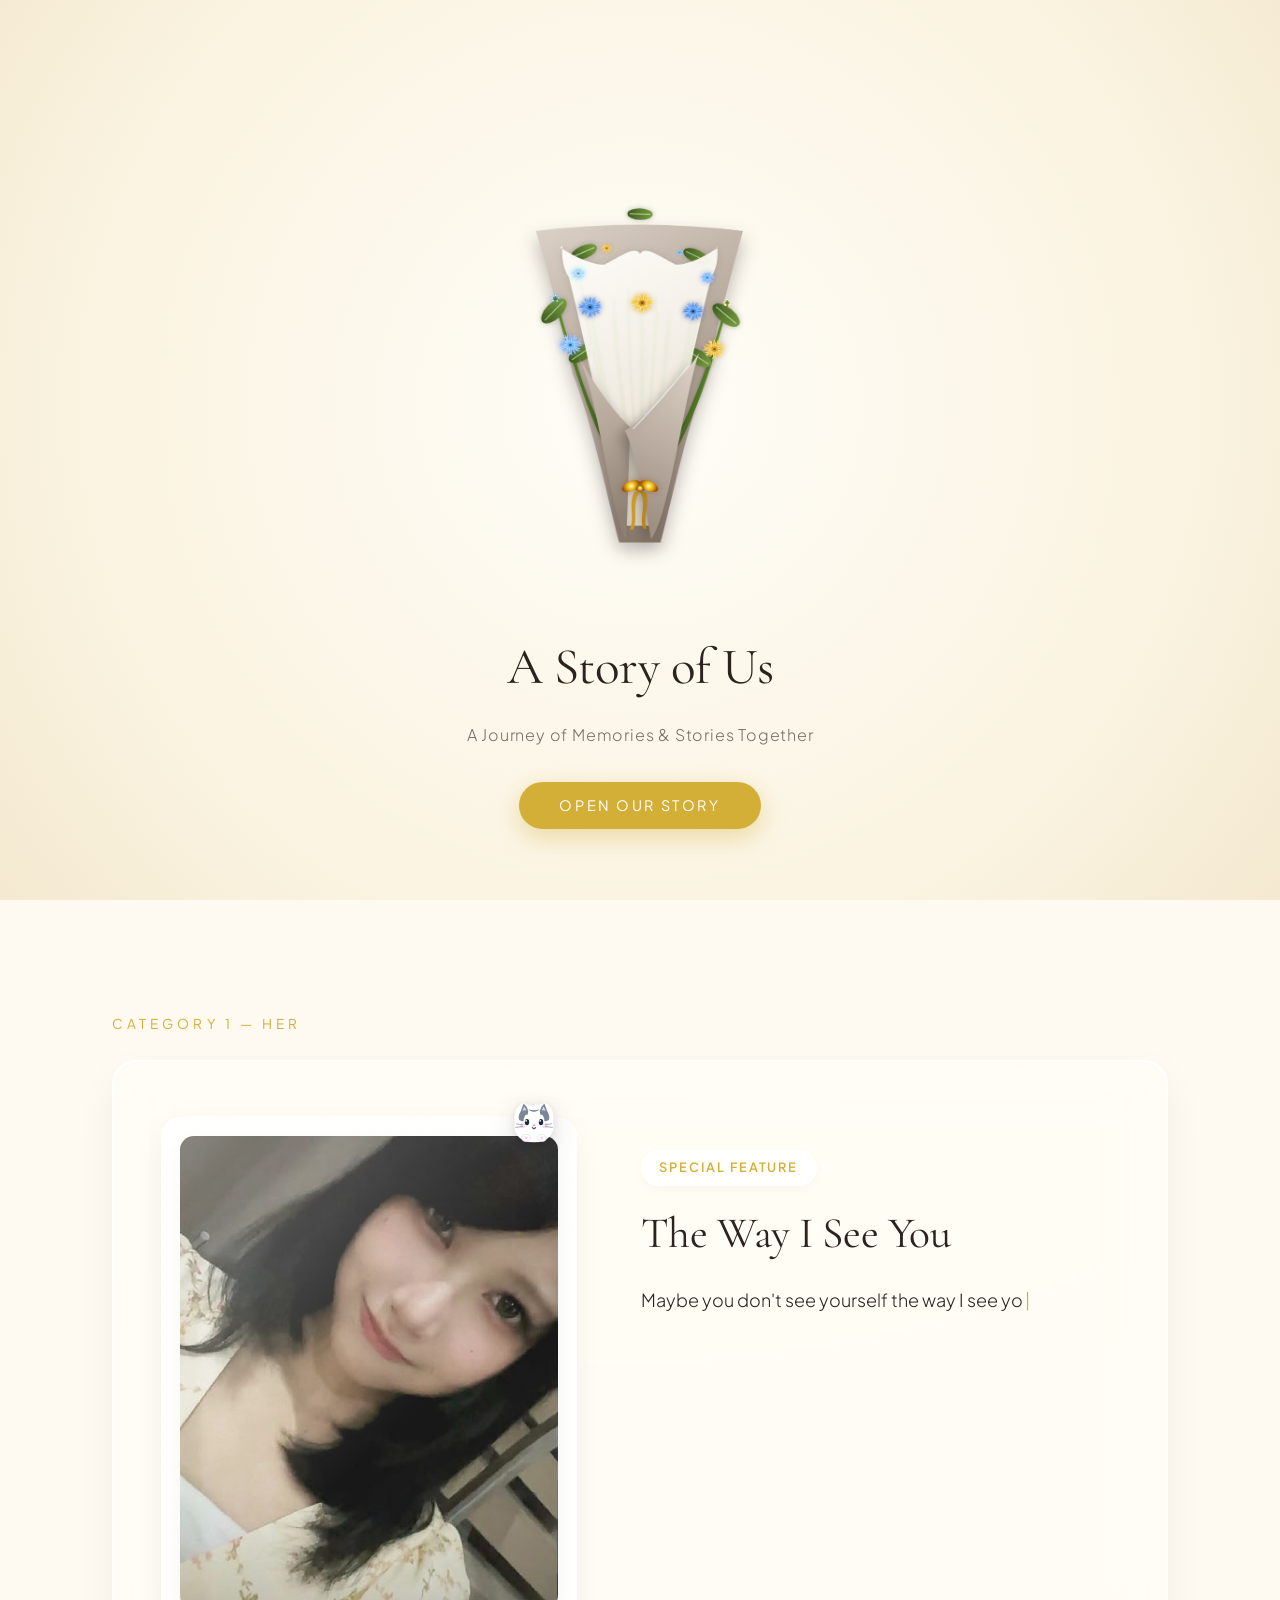
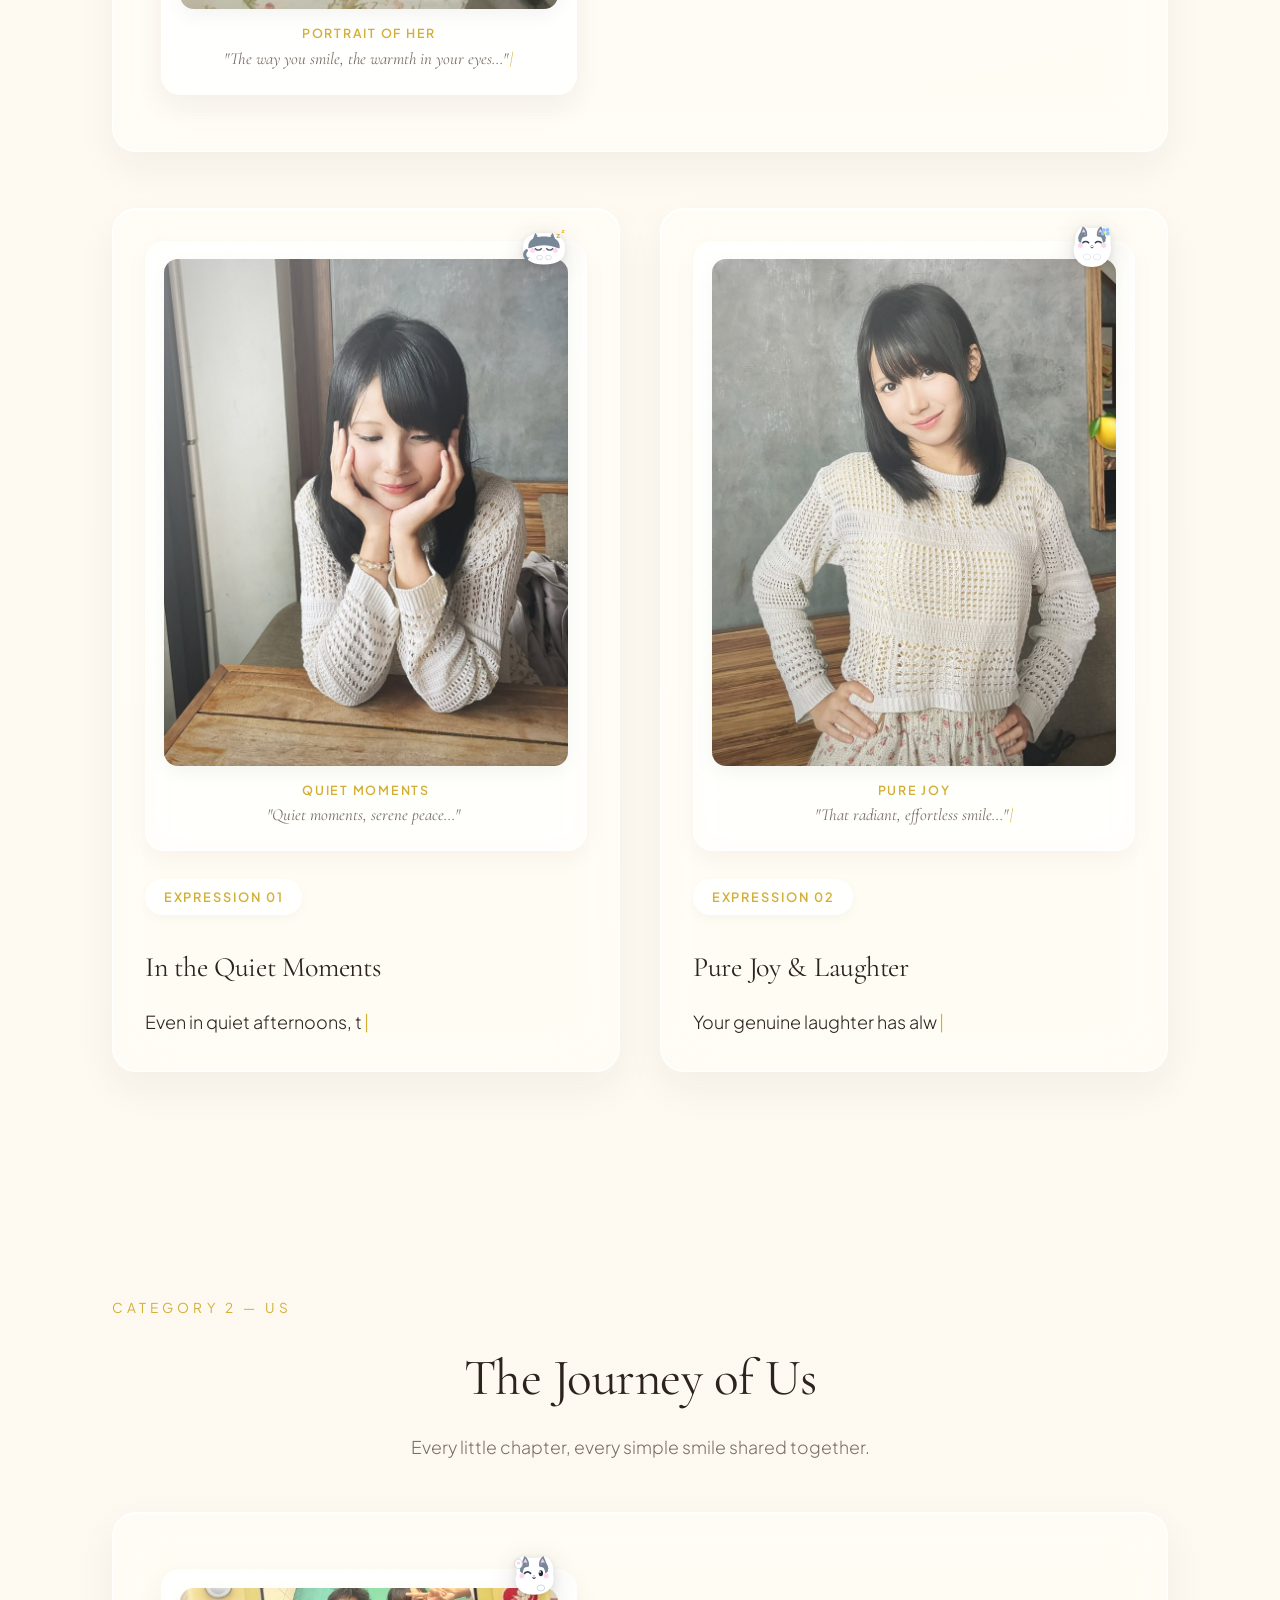
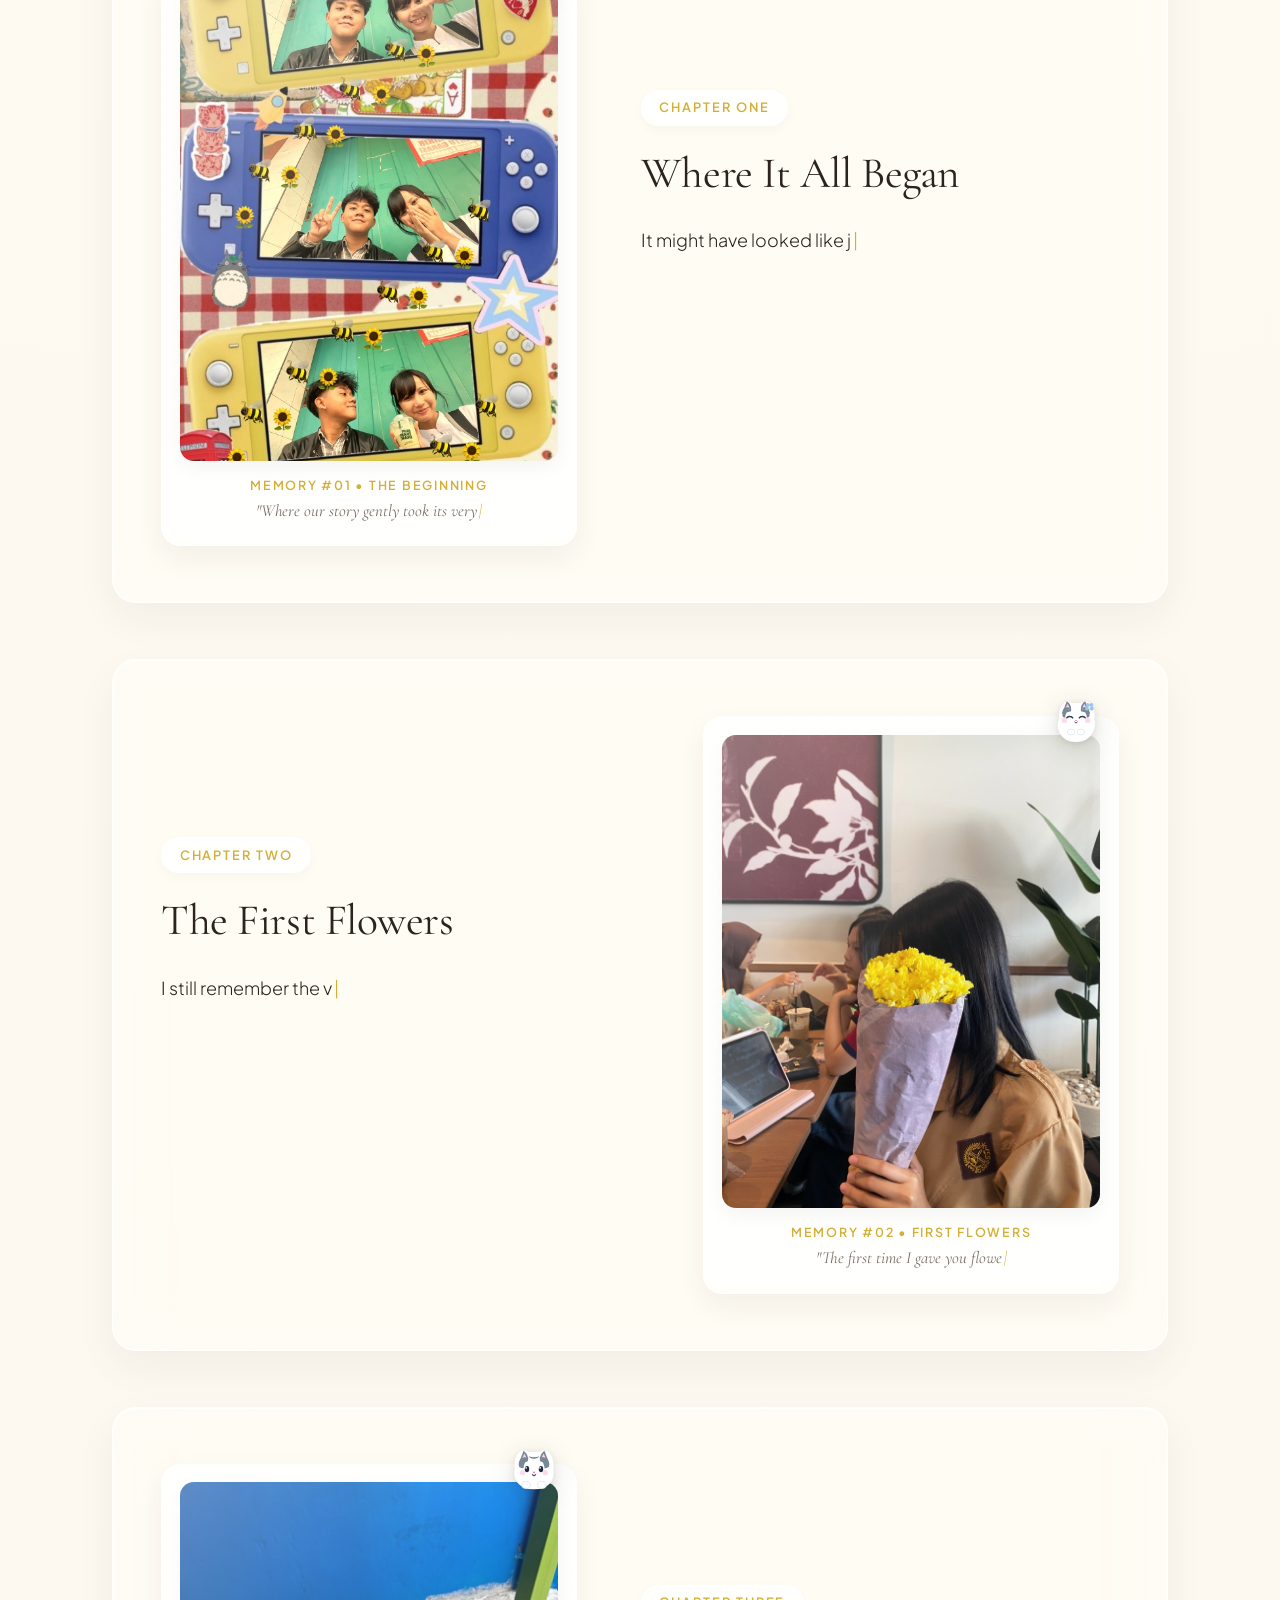
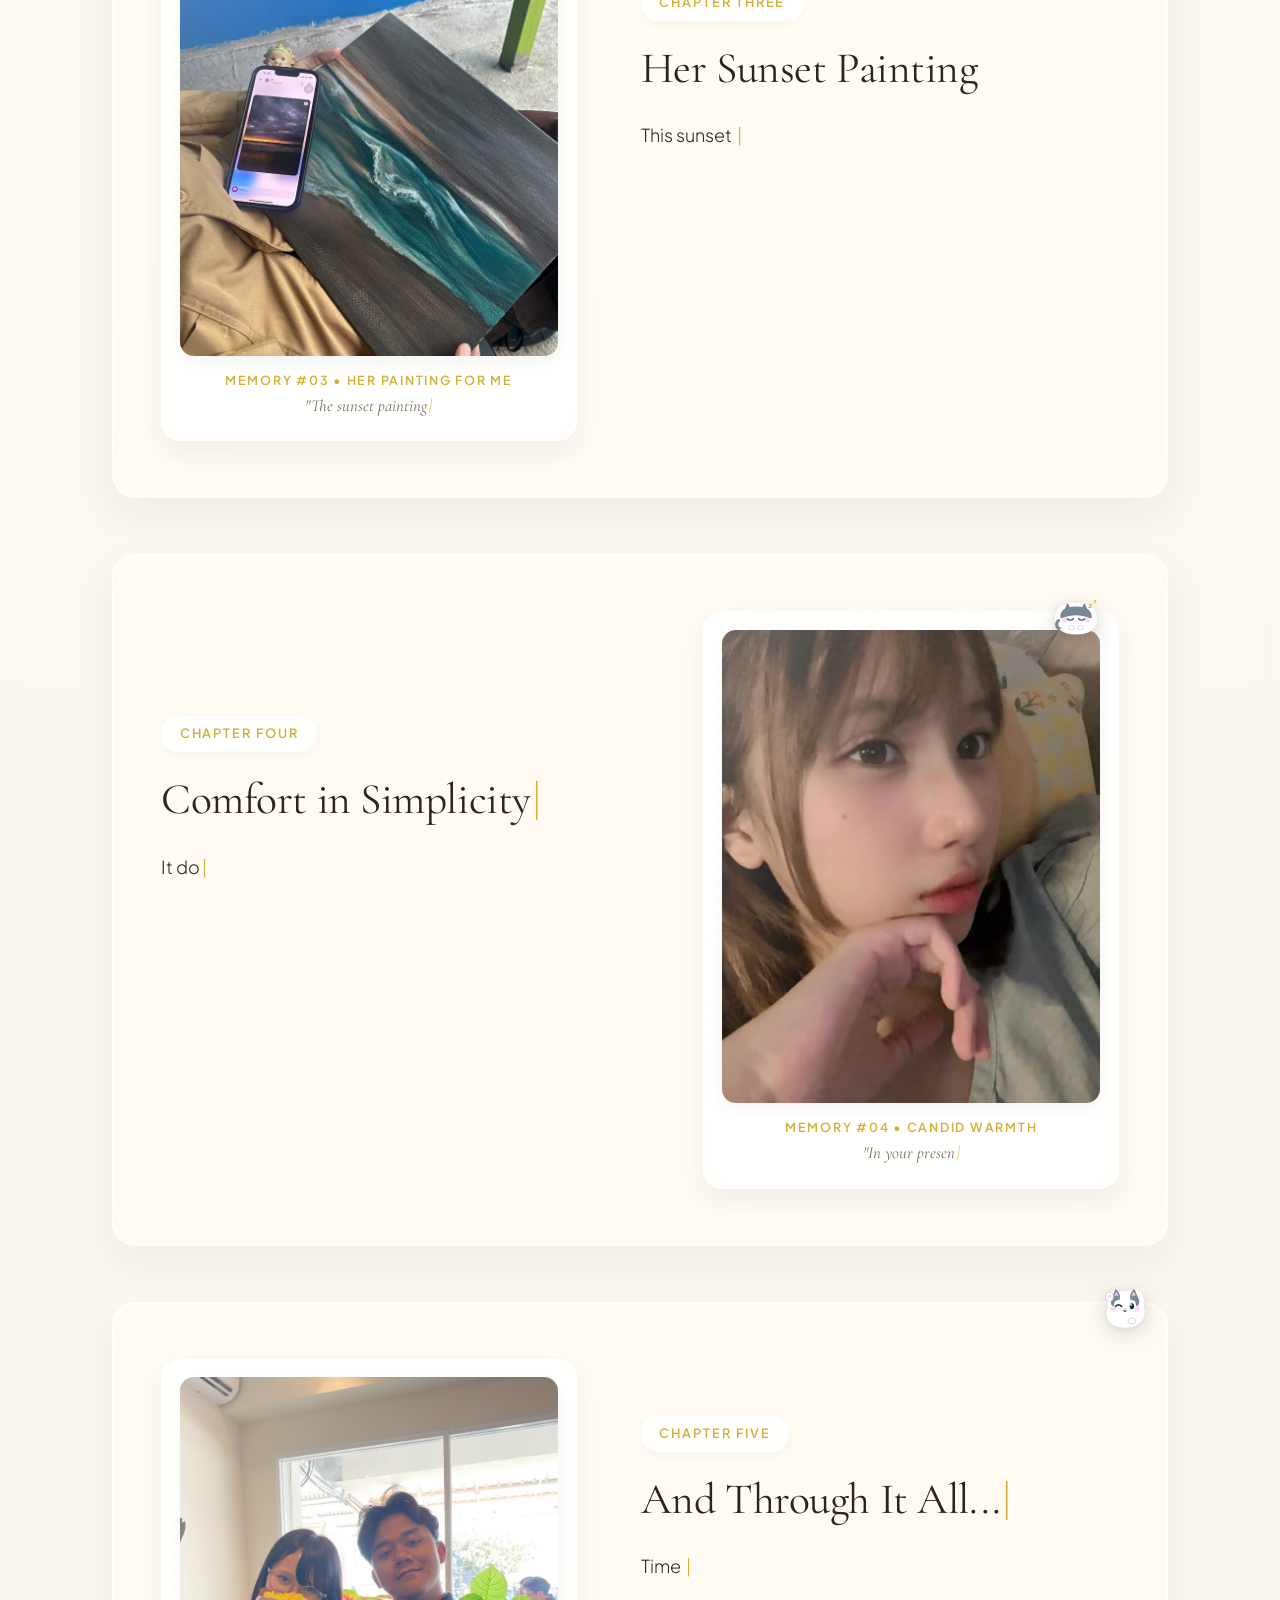
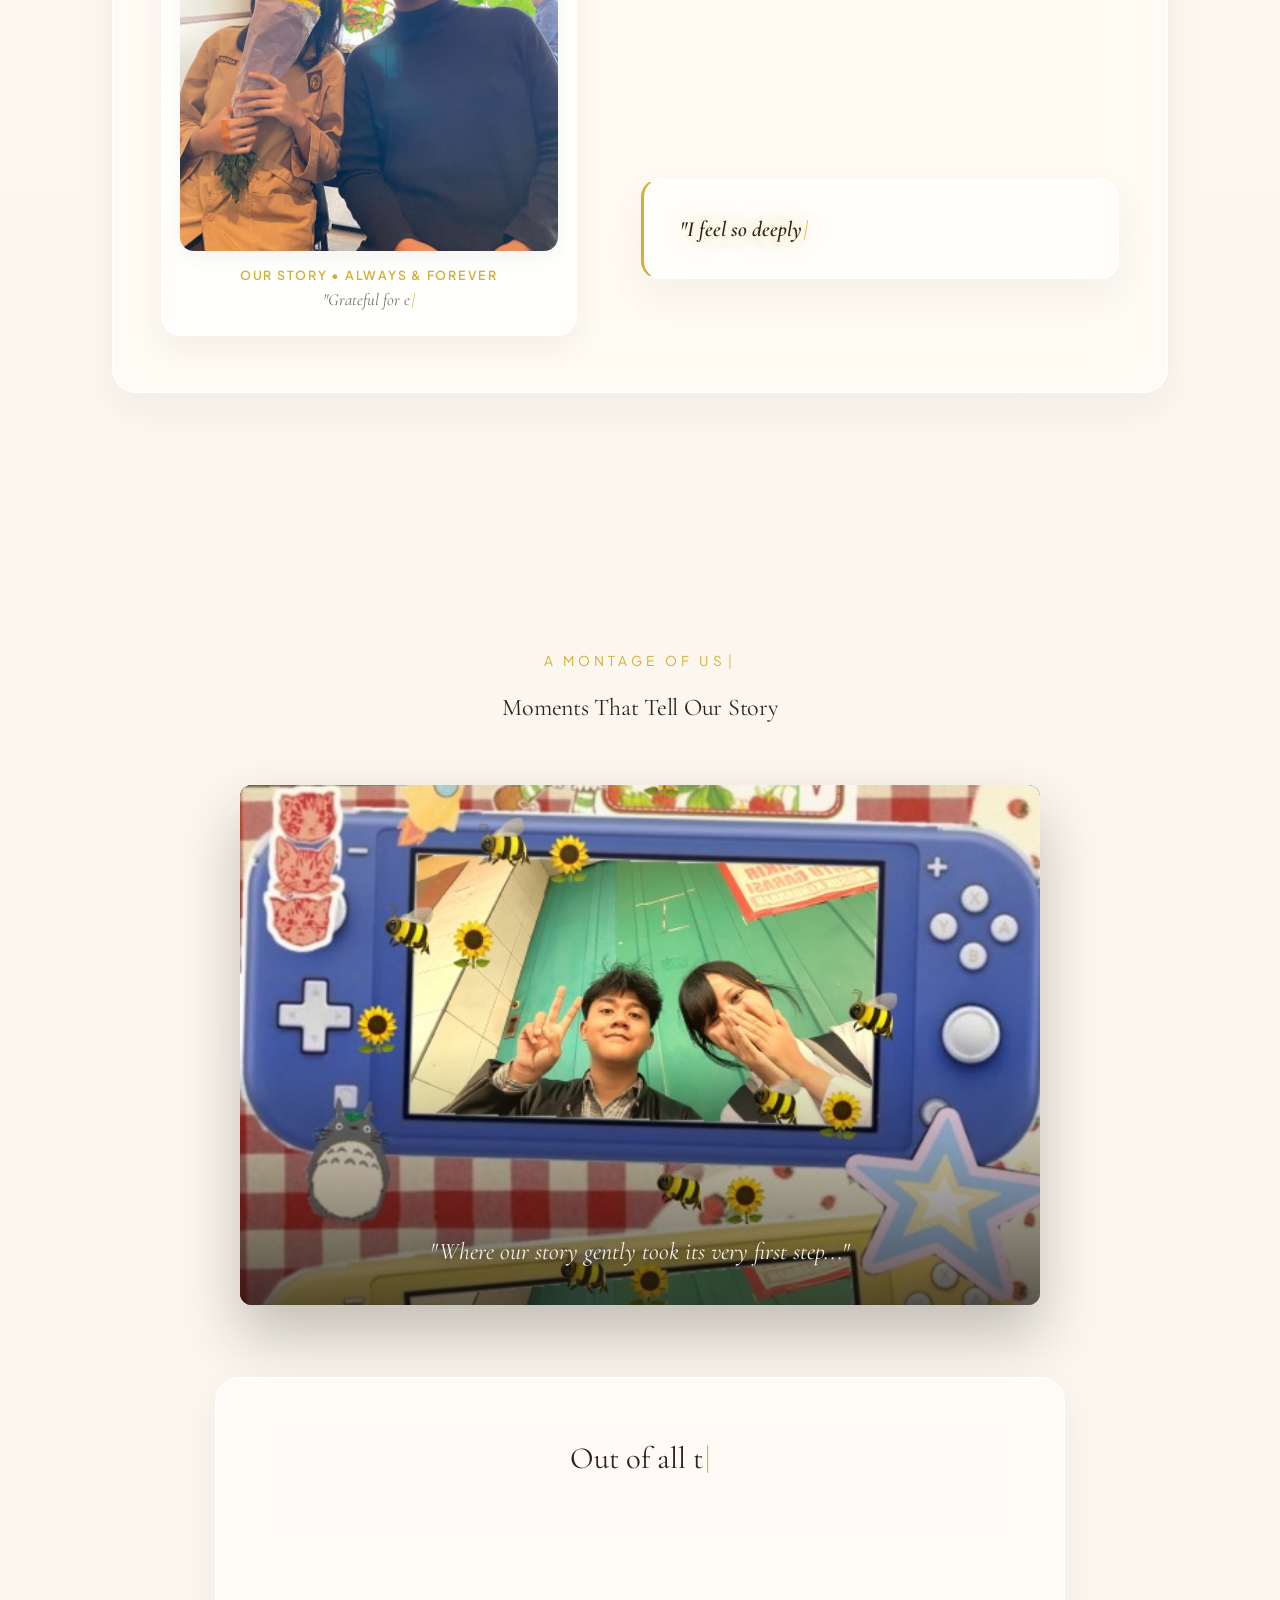
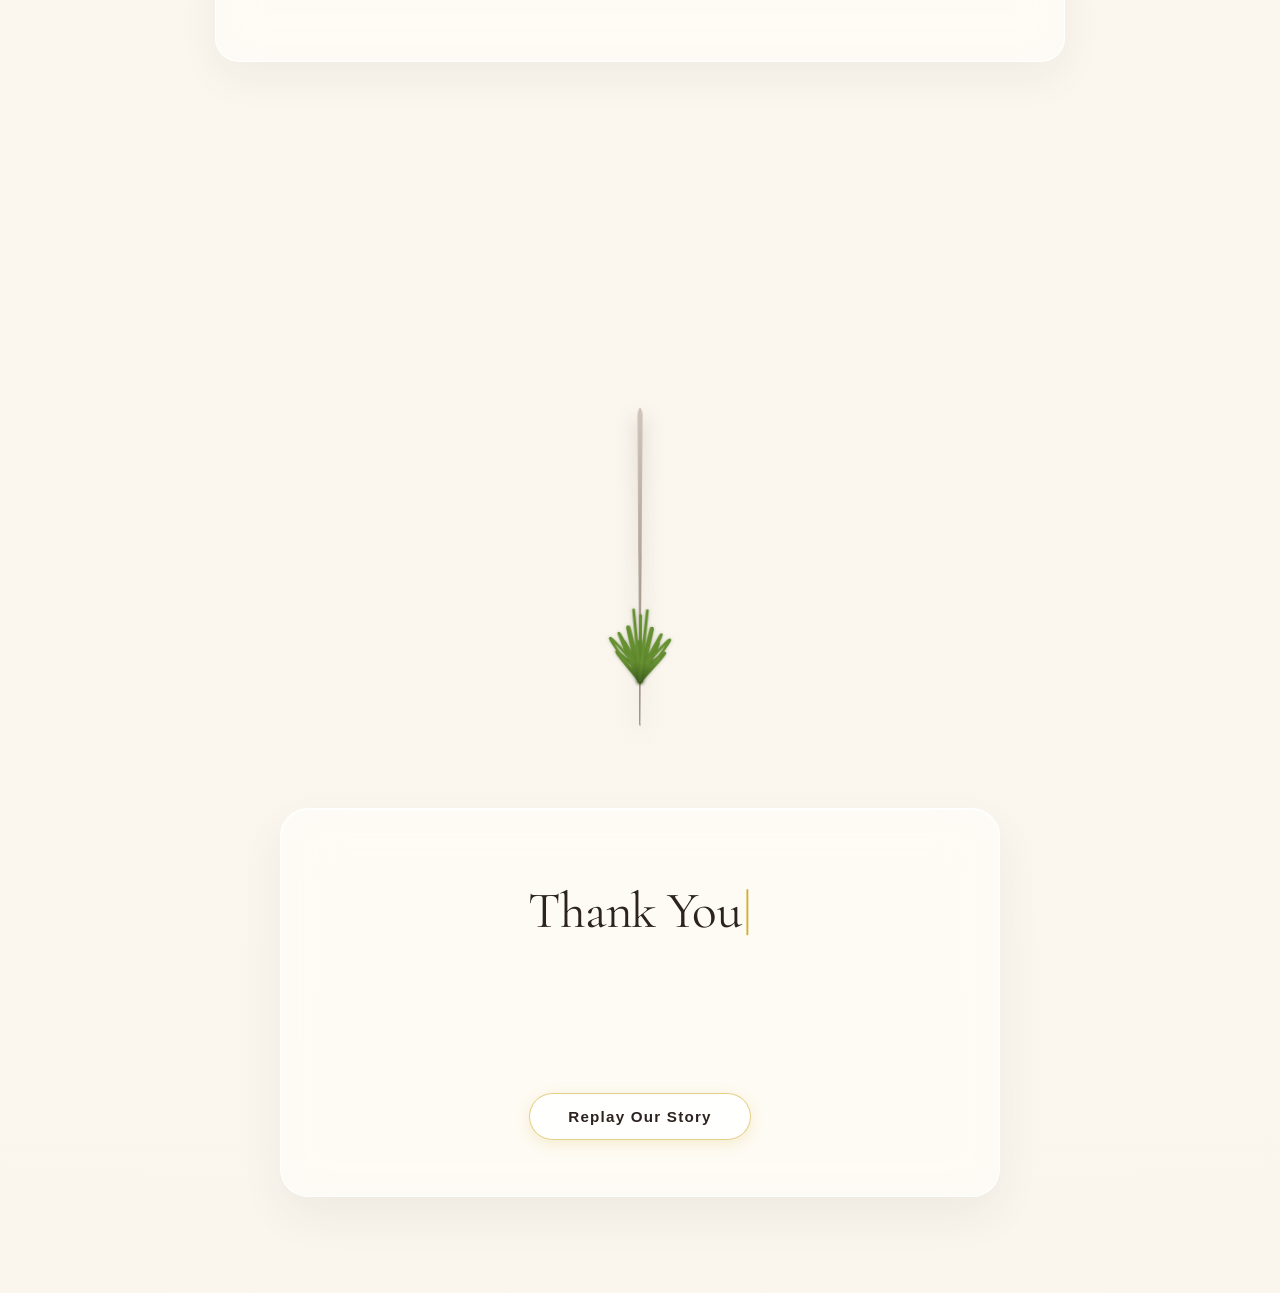
<file: index.html>
<!DOCTYPE html>
<html lang="en">
<head>
  <meta charset="UTF-8">
  <meta name="viewport" content="width=device-width, initial-scale=1.0">
  <title>A Story of Us — Photo Memories</title>
  <meta name="description" content="A story about how I met you, admired you, and cherished every moment shared together.">
  <link rel="stylesheet" href="style.css">
</head>
<body>

  <!-- BACKGROUND ROMANTIC MUSIC PLAYER -->
  <audio id="bg-music" loop preload="auto">
    <source src="audio/love_u_i_do.mp3" type="audio/mpeg">
    <source src="audio/love u, i do.mp3" type="audio/mpeg">
    <source src="audio/love u, ido.mp3" type="audio/mpeg">
    <source src="love_u_i_do.mp3" type="audio/mpeg">
    <source src="love u, i do.mp3" type="audio/mpeg">
  </audio>

  <!-- FLOATING MUSIC CONTROLLER BUTTON -->
  <button id="music-toggle-btn" class="music-control-btn" aria-label="Toggle Background Music">
    <svg class="music-disc-icon" viewBox="0 0 24 24">
      <path d="M12 2C6.48 2 2 6.48 2 12s4.48 10 10 10 10-4.48 10-10S17.52 2 12 2zm0 14.5c-2.49 0-4.5-2.01-4.5-4.5S9.51 7.5 12 7.5s4.5 2.01 4.5 4.5-2.01 4.5-4.5 4.5zm0-5.5c-.55 0-1 .45-1 1s.45 1 1 1 1-.45 1-1-.45-1-1-1z"/>
    </svg>
    <div class="music-waves">
      <span class="music-wave-bar"></span>
      <span class="music-wave-bar"></span>
      <span class="music-wave-bar"></span>
      <span class="music-wave-bar"></span>
    </div>
    <span class="music-title-tooltip">🎵 love u, i do</span>
  </button>

  <!-- FIRST OPEN INTRO BOUQUET BLOOMING OVERLAY SCREEN -->
  <div id="intro-bloom-overlay" class="intro-bloom-overlay">
    <canvas id="intro-flower-canvas"></canvas>
    <div class="intro-content">
      <h1 class="intro-title">A Story of Us</h1>
      <p class="intro-subtitle">A Journey of Memories &amp; Stories Together</p>
      <button id="btn-open-story" class="btn-open-story">Open Our Story</button>
    </div>
  </div>

  <!-- Ambient Particles & Rotating Background Flowers Canvas -->
  <canvas id="particles-canvas"></canvas>
  <div class="film-grain"></div>

  <!-- Main Storytelling Body -->
  <main>

    <!-- HERO INTRO SCENE -->
    <section class="hero-section">
      <div class="sunlight-beam"></div>
      <p class="hero-subtitle">A Collection of Memories &amp; Stories</p>
      <h1 class="hero-title">Every Picture Holds A Memory That Never Fades</h1>
      <p class="hero-description">
        This is not just a gallery of photos—it is about how I see you, how I admire you, and how I cherish every little moment with you.
      </p>
      <div class="scroll-indicator" onclick="document.getElementById('her-section').scrollIntoView({behavior: 'smooth'})">
        <span>SCROLL DOWN</span>
        <div class="scroll-line"></div>
      </div>
    </section>

    <!-- CATEGORY 1: HER — "THE WAY I SEE YOU" -->
    <section id="her-section" class="story-section">
      <div class="container">
        <p class="section-label">Category 1 — Her</p>

        <!-- Main Feature: Her Portrait -->
        <div class="her-feature-grid glass-card main-portrait-card">
          
          <div class="her-photo-container">
            <div class="glass-photo-frame" data-tilt="-1.5deg">
              <!-- Grey & White Cat Sticker (Peeking) -->
              <div class="cat-sticker-corner cat-peeking-right" title="Cute Grey & White Cat Peeking">
                <svg viewBox="0 0 64 56" fill="none" xmlns="http://www.w3.org/2000/svg" class="cat-svg">
                  <path d="M12 28 C10 12 18 6 22 8 C26 10 38 10 42 8 C46 6 54 12 52 28 C54 36 50 48 32 48 C14 48 10 36 12 28 Z" fill="#ffffff" stroke="#ffffff" stroke-width="4" stroke-linejoin="round"/>
                  <ellipse cx="32" cy="28" rx="20" ry="18" fill="#ffffff"/>
                  <path d="M14 22 L20 6 C23 8 26 12 25 18 Z" fill="#788896"/>
                  <path d="M17 18 L21 9 C22 11 24 14 23 16 Z" fill="#fbcfe8"/>
                  <path d="M50 22 L44 6 C41 8 38 12 39 18 Z" fill="#788896"/>
                  <path d="M47 18 L43 9 C42 11 40 14 41 16 Z" fill="#fbcfe8"/>
                  <path d="M15 22 C14 15 20 12 26 14 C22 18 20 22 20 26 C16 26 14 24 15 22 Z" fill="#788896"/>
                  <path d="M49 22 C50 15 44 12 38 14 C42 18 44 22 44 26 C48 26 50 24 49 22 Z" fill="#788896"/>
                  <path d="M26 12 C28 14 36 14 38 12 C36 16 28 16 26 12 Z" fill="#64748b"/>
                  <ellipse cx="24" cy="27" rx="2.5" ry="3.5" fill="#1e293b"/>
                  <circle cx="23" cy="25.5" r="1" fill="#ffffff"/>
                  <ellipse cx="40" cy="27" rx="2.5" ry="3.5" fill="#1e293b"/>
                  <circle cx="39" cy="25.5" r="1" fill="#ffffff"/>
                  <polygon points="32,32 30,30 34,30" fill="#f472b6"/>
                  <path d="M30 33 C31 35 32 35 32 33 C32 35 33 35 34 33" stroke="#475569" stroke-width="1.2" stroke-linecap="round"/>
                  <circle cx="19" cy="31" r="3" fill="#fbcfe8" opacity="0.75"/>
                  <circle cx="45" cy="31" r="3" fill="#fbcfe8" opacity="0.75"/>
                  <path d="M12 29 L19 30 M11 33 L19 32" stroke="#94a3b8" stroke-width="1" stroke-linecap="round"/>
                  <path d="M52 29 L45 30 M53 33 L45 32" stroke="#94a3b8" stroke-width="1" stroke-linecap="round"/>
                  <ellipse cx="23" cy="45" rx="5" ry="4" fill="#ffffff" stroke="#e2e8f0" stroke-width="1"/>
                  <ellipse cx="41" cy="45" rx="5" ry="4" fill="#ffffff" stroke="#e2e8f0" stroke-width="1"/>
                  <circle cx="23" cy="45" r="1.5" fill="#fbcfe8"/>
                  <circle cx="41" cy="45" r="1.5" fill="#fbcfe8"/>
                </svg>
              </div>
              <div class="glass-shine"></div>
              <div class="photo-wrapper">
                <img id="img-her-main" src="images/her_portrait.jpg" alt="Her Portrait" class="story-img loaded">
              </div>
              <div class="glass-card-footer">
                <span class="memory-date-tag">Portrait of Her</span>
                <p class="memory-quote">"The way you smile, the warmth in your eyes..."</p>
              </div>
            </div>
          </div>

          <div class="her-story-content">
            <span class="chapter-badge">Special Feature</span>
            <h2>The Way I See You</h2>
            <div class="reveal-text-group">
              <p class="story-line" data-pause="0">Maybe you don't see yourself the way I see you.</p>
              <p class="story-line" data-pause="120">You might only see someone ordinary...</p>
              <p class="story-line" data-pause="180">...but I see someone with the most gentle, genuine smile.</p>
              <p class="story-line" data-pause="180">Someone genuinely kind and radiant.</p>
              <p class="story-line" data-pause="180">Someone who has her own gentle way of making everyone around her feel at home.</p>
              <p class="story-line" data-pause="180">Someone who, to me...</p>
              <p class="story-line" data-pause="200">
                ...is <span class="gold-glow-text">so deeply beautiful</span>.
              </p>
            </div>
          </div>

        </div>

        <!-- Sub-Story: Her Expressions (Two Individual Glass Cards) -->
        <div class="her-expressions-grid">
          
          <!-- Card 2: Quiet Moments -->
          <div class="expression-card glass-card">
            <div class="glass-photo-frame" data-tilt="2deg">
              <!-- Grey & White Cat Sticker (Sleeping Loaf) -->
              <div class="cat-sticker-corner cat-sleeping-right" title="Sleeping Cat">
                <svg viewBox="0 0 64 48" fill="none" xmlns="http://www.w3.org/2000/svg" class="cat-svg">
                  <path d="M10 24 C10 14 18 10 32 10 C46 10 54 14 54 26 C54 38 46 42 32 42 C18 42 10 36 10 24 Z" fill="#ffffff" stroke="#ffffff" stroke-width="4" stroke-linejoin="round"/>
                  <ellipse cx="32" cy="26" rx="20" ry="14" fill="#ffffff"/>
                  <path d="M18 18 L22 8 C24 10 26 14 25 18 Z" fill="#788896"/>
                  <path d="M46 18 L42 8 C40 10 38 14 39 18 Z" fill="#788896"/>
                  <path d="M14 24 C14 14 24 12 32 12 C40 12 50 14 50 24 C50 28 44 22 32 22 C20 22 14 28 14 24 Z" fill="#788896"/>
                  <path d="M22 26 C24 28 27 28 29 26" stroke="#475569" stroke-width="1.6" stroke-linecap="round"/>
                  <path d="M35 26 C37 28 40 28 42 26" stroke="#475569" stroke-width="1.6" stroke-linecap="round"/>
                  <polygon points="32,29 31,28 33,28" fill="#f472b6"/>
                  <circle cx="19" cy="28" r="2.8" fill="#fbcfe8" opacity="0.8"/>
                  <circle cx="45" cy="28" r="2.8" fill="#fbcfe8" opacity="0.8"/>
                  <ellipse cx="27" cy="36" rx="3.5" ry="2.5" fill="#ffffff" stroke="#cbd5e1" stroke-width="0.8"/>
                  <ellipse cx="37" cy="36" rx="3.5" ry="2.5" fill="#ffffff" stroke="#cbd5e1" stroke-width="0.8"/>
                  <path d="M12 28 C8 32 10 38 16 38" stroke="#788896" stroke-width="3.5" stroke-linecap="round"/>
                  <circle cx="16" cy="38" r="2" fill="#ffffff"/>
                  <text x="46" y="14" font-family="sans-serif" font-size="9" font-weight="bold" fill="#d4af37">z</text>
                  <text x="52" y="8" font-family="sans-serif" font-size="7" font-weight="bold" fill="#eab308">z</text>
                </svg>
              </div>
              <div class="glass-shine"></div>
              <div class="photo-wrapper">
                <img src="images/her_serene_cafe.jpg" alt="Quiet Gentle Moment" class="story-img loaded">
              </div>
              <div class="glass-card-footer">
                <span class="memory-date-tag">Quiet Moments</span>
                <p class="memory-quote">"Quiet moments, serene peace..."</p>
              </div>
            </div>
            <div class="expression-text-box">
              <span class="chapter-badge">Expression 01</span>
              <h3>In the Quiet Moments</h3>
              <p class="story-line">
                Even in quiet afternoons, there is a calm and peaceful grace in the way you exist in this world.
              </p>
            </div>
          </div>

          <!-- Card 3: Radiant Smile -->
          <div class="expression-card glass-card">
            <div class="glass-photo-frame" data-tilt="-2.5deg">
              <!-- Grey & White Cat Sticker (Holding Flower) -->
              <div class="cat-sticker-corner cat-peeking-right" title="Cat with Flower">
                <svg viewBox="0 0 64 60" fill="none" xmlns="http://www.w3.org/2000/svg" class="cat-svg">
                  <path d="M14 26 C12 12 20 6 24 8 C28 10 38 10 42 8 C46 6 54 12 52 26 C55 36 50 52 32 52 C14 52 9 36 14 26 Z" fill="#ffffff" stroke="#ffffff" stroke-width="4" stroke-linejoin="round"/>
                  <ellipse cx="32" cy="26" rx="19" ry="17" fill="#ffffff"/>
                  <path d="M15 20 L21 5 C24 7 27 11 26 17 Z" fill="#788896"/>
                  <path d="M18 16 L22 8 C23 10 25 13 24 15 Z" fill="#fbcfe8"/>
                  <path d="M49 20 L43 5 C40 7 37 11 38 17 Z" fill="#788896"/>
                  <path d="M46 16 L42 8 C41 10 39 13 40 15 Z" fill="#fbcfe8"/>
                  <path d="M16 20 C15 14 20 11 25 13 C21 17 19 21 19 25 C16 24 15 22 16 20 Z" fill="#788896"/>
                  <path d="M48 20 C49 14 44 11 39 13 C43 17 45 21 45 25 C48 24 49 22 48 20 Z" fill="#788896"/>
                  <path d="M21 25 C23 23 26 23 28 25" stroke="#334155" stroke-width="1.8" stroke-linecap="round"/>
                  <path d="M36 25 C38 23 41 23 43 25" stroke="#334155" stroke-width="1.8" stroke-linecap="round"/>
                  <polygon points="32,29 30.5,27.5 33.5,27.5" fill="#f472b6"/>
                  <path d="M30.5 30 C31.5 31.5 32 31.5 32 30 C32 31.5 32.5 31.5 33.5 30" stroke="#475569" stroke-width="1.2" stroke-linecap="round"/>
                  <circle cx="18" cy="28" r="3.2" fill="#fbcfe8" opacity="0.8"/>
                  <circle cx="46" cy="28" r="3.2" fill="#fbcfe8" opacity="0.8"/>
                  <circle cx="48" cy="12" r="3" fill="#fef08a" stroke="#d4af37" stroke-width="0.8"/>
                  <circle cx="46" cy="9.5" r="2.2" fill="#93c5fd"/>
                  <circle cx="50.5" cy="9.5" r="2.2" fill="#93c5fd"/>
                  <circle cx="51" cy="14" r="2.2" fill="#93c5fd"/>
                  <circle cx="45" cy="14" r="2.2" fill="#93c5fd"/>
                  <ellipse cx="26" cy="42" rx="4.5" ry="3.5" fill="#ffffff" stroke="#e2e8f0" stroke-width="1"/>
                  <ellipse cx="38" cy="42" rx="4.5" ry="3.5" fill="#ffffff" stroke="#e2e8f0" stroke-width="1"/>
                </svg>
              </div>
              <div class="glass-shine"></div>
              <div class="photo-wrapper">
                <img src="images/her_radiant_smile.jpg" alt="Her Radiant Smile" class="story-img loaded">
              </div>
              <div class="glass-card-footer">
                <span class="memory-date-tag">Pure Joy</span>
                <p class="memory-quote">"That radiant, effortless smile..."</p>
              </div>
            </div>
            <div class="expression-text-box">
              <span class="chapter-badge">Expression 02</span>
              <h3>Pure Joy &amp; Laughter</h3>
              <p class="story-line">
                Your genuine laughter has always been the warmest light in the room, effortless and bright.
              </p>
            </div>
          </div>

        </div>

      </div>
    </section>

    <!-- CATEGORY 2: US — "MEMORIES & STORIES" -->
    <section id="us-section" class="story-section us-section-bg">
      <div class="container">
        <p class="section-label">Category 2 — Us</p>
        
        <div class="us-header-box">
          <h2>The Journey of Us</h2>
          <p class="us-subtitle">Every little chapter, every simple smile shared together.</p>
        </div>

        <!-- Memory Timeline Grid -->
        <div class="memory-blocks-container">

          <!-- Memory 01: The Beginning -->
          <div class="memory-block-item glass-card" id="memory-01">
            <div class="memory-block-grid">
              
              <div class="memory-photo-column">
                <div class="glass-photo-frame" data-tilt="-1.5deg">
                  <!-- Grey & White Cat Sticker (Waving Paw) -->
                  <div class="cat-sticker-corner cat-top-right" title="Waving Cat">
                    <svg viewBox="0 0 64 58" fill="none" xmlns="http://www.w3.org/2000/svg" class="cat-svg">
                      <path d="M14 28 C12 14 18 8 22 10 C26 12 38 12 42 10 C46 8 54 14 52 28 C55 38 50 50 32 50 C14 50 10 38 14 28 Z" fill="#ffffff" stroke="#ffffff" stroke-width="4" stroke-linejoin="round"/>
                      <ellipse cx="32" cy="28" rx="19" ry="17" fill="#ffffff"/>
                      <path d="M15 22 L21 7 C24 9 27 13 26 19 Z" fill="#788896"/>
                      <path d="M18 18 L22 10 C23 12 25 15 24 17 Z" fill="#fbcfe8"/>
                      <path d="M49 22 L43 7 C40 9 37 13 38 19 Z" fill="#788896"/>
                      <path d="M46 18 L42 10 C41 12 39 15 40 17 Z" fill="#fbcfe8"/>
                      <path d="M16 22 C15 16 20 13 25 15 C21 19 19 23 19 27 C16 26 15 24 16 22 Z" fill="#788896"/>
                      <path d="M48 22 C49 16 44 13 39 15 C43 19 45 23 45 27 C48 26 49 24 48 22 Z" fill="#788896"/>
                      <path d="M21 27 C23 25 26 25 28 27" stroke="#334155" stroke-width="2" stroke-linecap="round"/>
                      <ellipse cx="40" cy="27" rx="2.5" ry="3.5" fill="#1e293b"/>
                      <circle cx="39" cy="25.5" r="1" fill="#ffffff"/>
                      <polygon points="32,31 30.5,29.5 33.5,29.5" fill="#f472b6"/>
                      <path d="M30.5 32 C31.5 33.5 32 33.5 32 32 C32 33.5 32.5 33.5 33.5 32" stroke="#475569" stroke-width="1.2" stroke-linecap="round"/>
                      <circle cx="18" cy="30" r="3" fill="#fbcfe8" opacity="0.8"/>
                      <circle cx="46" cy="30" r="3" fill="#fbcfe8" opacity="0.8"/>
                      <ellipse cx="14" cy="16" rx="4.5" ry="5.5" fill="#ffffff" stroke="#cbd5e1" stroke-width="1"/>
                      <circle cx="14" cy="15" r="1.8" fill="#fbcfe8"/>
                      <ellipse cx="40" cy="44" rx="4.5" ry="3.5" fill="#ffffff" stroke="#cbd5e1" stroke-width="1"/>
                    </svg>
                  </div>
                  <div class="glass-shine"></div>
                  <div class="photo-wrapper">
                    <img id="img-us-first" src="images/us_first_time.jpg" alt="Our Very First Photo Together" class="story-img loaded">
                  </div>
                  <div class="glass-card-footer">
                    <span class="memory-date-tag">Memory #01 • The Beginning</span>
                    <p class="memory-quote">"Where our story gently took its very first step."</p>
                  </div>
                </div>
              </div>

              <div class="memory-text-column">
                <span class="chapter-badge">Chapter One</span>
                <h3 class="memory-title">Where It All Began</h3>
                <div class="reveal-text-group">
                  <p class="story-line">It might have looked like just another ordinary day to anyone else.</p>
                  <p class="story-line">We were just sitting together, sharing small conversations and nervous smiles.</p>
                  <p class="story-line">
                    Looking back now, that simple day quietly became the start of everything that means so much to me.
                  </p>
                </div>
              </div>

            </div>
          </div>

          <!-- Memory 02: The First Flowers -->
          <div class="memory-block-item alt-row glass-card" id="memory-02">
            <div class="memory-block-grid">
              
              <div class="memory-text-column">
                <span class="chapter-badge">Chapter Two</span>
                <h3 class="memory-title">The First Flowers</h3>
                <div class="reveal-text-group">
                  <p class="story-line">
                    I still remember the very first time I gave you flowers—the nervous excitement in my heart, wondering if you would like them.
                  </p>
                  <p class="story-line">
                    The way your face lit up holding that bouquet was one of the purest, most beautiful sights I have ever seen.
                  </p>
                  <p class="story-line">
                    A small bloom of joy that I will always hold close to my heart.
                  </p>
                </div>
              </div>

              <div class="memory-photo-column">
                <div class="glass-photo-frame" data-tilt="2deg">
                  <!-- Grey & White Cat Sticker (Flower in Paw) -->
                  <div class="cat-sticker-corner cat-top-right" title="Cat with Flowers">
                    <svg viewBox="0 0 64 60" fill="none" xmlns="http://www.w3.org/2000/svg" class="cat-svg">
                      <path d="M14 26 C12 12 20 6 24 8 C28 10 38 10 42 8 C46 6 54 12 52 26 C55 36 50 52 32 52 C14 52 9 36 14 26 Z" fill="#ffffff" stroke="#ffffff" stroke-width="4" stroke-linejoin="round"/>
                      <ellipse cx="32" cy="26" rx="19" ry="17" fill="#ffffff"/>
                      <path d="M15 20 L21 5 C24 7 27 11 26 17 Z" fill="#788896"/>
                      <path d="M18 16 L22 8 C23 10 25 13 24 15 Z" fill="#fbcfe8"/>
                      <path d="M49 20 L43 5 C40 7 37 11 38 17 Z" fill="#788896"/>
                      <path d="M46 16 L42 8 C41 10 39 13 40 15 Z" fill="#fbcfe8"/>
                      <path d="M16 20 C15 14 20 11 25 13 C21 17 19 21 19 25 C16 24 15 22 16 20 Z" fill="#788896"/>
                      <path d="M48 20 C49 14 44 11 39 13 C43 17 45 21 45 25 C48 24 49 22 48 20 Z" fill="#788896"/>
                      <path d="M21 25 C23 23 26 23 28 25" stroke="#334155" stroke-width="1.8" stroke-linecap="round"/>
                      <path d="M36 25 C38 23 41 23 43 25" stroke="#334155" stroke-width="1.8" stroke-linecap="round"/>
                      <polygon points="32,29 30.5,27.5 33.5,27.5" fill="#f472b6"/>
                      <path d="M30.5 30 C31.5 31.5 32 31.5 32 30 C32 31.5 32.5 31.5 33.5 30" stroke="#475569" stroke-width="1.2" stroke-linecap="round"/>
                      <circle cx="18" cy="28" r="3.2" fill="#fbcfe8" opacity="0.8"/>
                      <circle cx="46" cy="28" r="3.2" fill="#fbcfe8" opacity="0.8"/>
                      <circle cx="48" cy="12" r="3" fill="#fef08a" stroke="#d4af37" stroke-width="0.8"/>
                      <circle cx="46" cy="9.5" r="2.2" fill="#93c5fd"/>
                      <circle cx="50.5" cy="9.5" r="2.2" fill="#93c5fd"/>
                      <circle cx="51" cy="14" r="2.2" fill="#93c5fd"/>
                      <circle cx="45" cy="14" r="2.2" fill="#93c5fd"/>
                      <ellipse cx="26" cy="42" rx="4.5" ry="3.5" fill="#ffffff" stroke="#e2e8f0" stroke-width="1"/>
                      <ellipse cx="38" cy="42" rx="4.5" ry="3.5" fill="#ffffff" stroke="#e2e8f0" stroke-width="1"/>
                    </svg>
                  </div>
                  <div class="glass-shine"></div>
                  <div class="photo-wrapper">
                    <img src="images/us_first_flowers.jpg" alt="The First Time Giving Flowers" class="story-img loaded">
                  </div>
                  <div class="glass-card-footer">
                    <span class="memory-date-tag">Memory #02 • First Flowers</span>
                    <p class="memory-quote">"The first time I gave you flowers..."</p>
                  </div>
                </div>
              </div>

            </div>
          </div>

          <!-- Memory 03: Sunset Painting -->
          <div class="memory-block-item glass-card" id="memory-03">
            <div class="memory-block-grid">
              
              <div class="memory-photo-column">
                <div class="glass-photo-frame painting-frame" data-tilt="-2deg">
                  <!-- Grey & White Cat Sticker (Peeking) -->
                  <div class="cat-sticker-corner cat-peeking-right" title="Peeking Cat">
                    <svg viewBox="0 0 64 56" fill="none" xmlns="http://www.w3.org/2000/svg" class="cat-svg">
                      <path d="M12 28 C10 12 18 6 22 8 C26 10 38 10 42 8 C46 6 54 12 52 28 C54 36 50 48 32 48 C14 48 10 36 12 28 Z" fill="#ffffff" stroke="#ffffff" stroke-width="4" stroke-linejoin="round"/>
                      <ellipse cx="32" cy="28" rx="20" ry="18" fill="#ffffff"/>
                      <path d="M14 22 L20 6 C23 8 26 12 25 18 Z" fill="#788896"/>
                      <path d="M17 18 L21 9 C22 11 24 14 23 16 Z" fill="#fbcfe8"/>
                      <path d="M50 22 L44 6 C41 8 38 12 39 18 Z" fill="#788896"/>
                      <path d="M47 18 L43 9 C42 11 40 14 41 16 Z" fill="#fbcfe8"/>
                      <path d="M15 22 C14 15 20 12 26 14 C22 18 20 22 20 26 C16 26 14 24 15 22 Z" fill="#788896"/>
                      <path d="M49 22 C50 15 44 12 38 14 C42 18 44 22 44 26 C48 26 50 24 49 22 Z" fill="#788896"/>
                      <path d="M26 12 C28 14 36 14 38 12 C36 16 28 16 26 12 Z" fill="#64748b"/>
                      <ellipse cx="24" cy="27" rx="2.5" ry="3.5" fill="#1e293b"/>
                      <circle cx="23" cy="25.5" r="1" fill="#ffffff"/>
                      <ellipse cx="40" cy="27" rx="2.5" ry="3.5" fill="#1e293b"/>
                      <circle cx="39" cy="25.5" r="1" fill="#ffffff"/>
                      <polygon points="32,32 30,30 34,30" fill="#f472b6"/>
                      <path d="M30 33 C31 35 32 35 32 33 C32 35 33 35 34 33" stroke="#475569" stroke-width="1.2" stroke-linecap="round"/>
                      <circle cx="19" cy="31" r="3" fill="#fbcfe8" opacity="0.75"/>
                      <circle cx="45" cy="31" r="3" fill="#fbcfe8" opacity="0.75"/>
                      <ellipse cx="23" cy="45" rx="5" ry="4" fill="#ffffff" stroke="#e2e8f0" stroke-width="1"/>
                      <ellipse cx="41" cy="45" rx="5" ry="4" fill="#ffffff" stroke="#e2e8f0" stroke-width="1"/>
                    </svg>
                  </div>
                  <div class="glass-shine"></div>
                  <div class="photo-wrapper">
                    <img src="images/us_sunset_painting.jpg" alt="Sunset Painting She Made For Me" class="story-img loaded">
                  </div>
                  <div class="glass-card-footer">
                    <span class="memory-date-tag">Memory #03 • Her Painting For Me</span>
                    <p class="memory-quote">"The sunset painting made with all your heart, just for me."</p>
                  </div>
                </div>
              </div>

              <div class="memory-text-column">
                <span class="chapter-badge">Chapter Three</span>
                <h3 class="memory-title">Her Sunset Painting</h3>
                <div class="reveal-text-group">
                  <p class="story-line">
                    This sunset painting is one of the most meaningful gifts I have ever received—created with all your patience and love, just for me.
                  </p>
                  <p class="story-line">
                    Every brushstroke, every warm hue of sunset holds a sincerity and thoughtfulness that touched me so deeply.
                  </p>
                  <p class="story-line">
                    You don't just paint; you bring warmth, color, and gentle beauty into everything you touch.
                  </p>
                </div>
              </div>

            </div>
          </div>

          <!-- Memory 04: Cozy Candid -->
          <div class="memory-block-item alt-row glass-card" id="memory-04">
            <div class="memory-block-grid">
              
              <div class="memory-text-column">
                <span class="chapter-badge">Chapter Four</span>
                <h3 class="memory-title">Comfort in Simplicity</h3>
                <div class="reveal-text-group">
                  <p class="story-line">It doesn't always have to be about grand gestures or big events.</p>
                  <p class="story-line">Sometimes it's just sitting across from each other, sharing a quiet candid moment, feeling completely at peace.</p>
                  <p class="story-line">That simple feeling of comfort is something I cherish deeply every single day.</p>
                </div>
              </div>

              <div class="memory-photo-column">
                <div class="glass-photo-frame" data-tilt="1.5deg">
                  <!-- Grey & White Cat Sticker (Sleeping Loaf) -->
                  <div class="cat-sticker-corner cat-sleeping-right" title="Sleeping Cat">
                    <svg viewBox="0 0 64 48" fill="none" xmlns="http://www.w3.org/2000/svg" class="cat-svg">
                      <path d="M10 24 C10 14 18 10 32 10 C46 10 54 14 54 26 C54 38 46 42 32 42 C18 42 10 36 10 24 Z" fill="#ffffff" stroke="#ffffff" stroke-width="4" stroke-linejoin="round"/>
                      <ellipse cx="32" cy="26" rx="20" ry="14" fill="#ffffff"/>
                      <path d="M18 18 L22 8 C24 10 26 14 25 18 Z" fill="#788896"/>
                      <path d="M46 18 L42 8 C40 10 38 14 39 18 Z" fill="#788896"/>
                      <path d="M14 24 C14 14 24 12 32 12 C40 12 50 14 50 24 C50 28 44 22 32 22 C20 22 14 28 14 24 Z" fill="#788896"/>
                      <path d="M22 26 C24 28 27 28 29 26" stroke="#475569" stroke-width="1.6" stroke-linecap="round"/>
                      <path d="M35 26 C37 28 40 28 42 26" stroke="#475569" stroke-width="1.6" stroke-linecap="round"/>
                      <polygon points="32,29 31,28 33,28" fill="#f472b6"/>
                      <circle cx="19" cy="28" r="2.8" fill="#fbcfe8" opacity="0.8"/>
                      <circle cx="45" cy="28" r="2.8" fill="#fbcfe8" opacity="0.8"/>
                      <ellipse cx="27" cy="36" rx="3.5" ry="2.5" fill="#ffffff" stroke="#cbd5e1" stroke-width="0.8"/>
                      <ellipse cx="37" cy="36" rx="3.5" ry="2.5" fill="#ffffff" stroke="#cbd5e1" stroke-width="0.8"/>
                      <path d="M12 28 C8 32 10 38 16 38" stroke="#788896" stroke-width="3.5" stroke-linecap="round"/>
                      <circle cx="16" cy="38" r="2" fill="#ffffff"/>
                      <text x="46" y="14" font-family="sans-serif" font-size="9" font-weight="bold" fill="#d4af37">z</text>
                      <text x="52" y="8" font-family="sans-serif" font-size="7" font-weight="bold" fill="#eab308">z</text>
                    </svg>
                  </div>
                  <div class="glass-shine"></div>
                  <div class="photo-wrapper">
                    <img id="img-her-cozy-mem" src="images/her_cozy.jpg" alt="Candid Cozy Moment" class="story-img loaded">
                  </div>
                  <div class="glass-card-footer">
                    <span class="memory-date-tag">Memory #04 • Candid Warmth</span>
                    <p class="memory-quote">"In your presence, peace is effortless."</p>
                  </div>
                </div>
              </div>

            </div>
          </div>

          <!-- Grand Featured Us Block -->
          <div class="us-featured-block glass-card" id="memory-05">
            <!-- Grey & White Cat Sticker (Waving on Featured Card) -->
            <div class="cat-sticker-corner cat-peeking-right" title="Cute Cat">
              <svg viewBox="0 0 64 58" fill="none" xmlns="http://www.w3.org/2000/svg" class="cat-svg">
                <path d="M14 28 C12 14 18 8 22 10 C26 12 38 12 42 10 C46 8 54 14 52 28 C55 38 50 50 32 50 C14 50 10 38 14 28 Z" fill="#ffffff" stroke="#ffffff" stroke-width="4" stroke-linejoin="round"/>
                <ellipse cx="32" cy="28" rx="19" ry="17" fill="#ffffff"/>
                <path d="M15 22 L21 7 C24 9 27 13 26 19 Z" fill="#788896"/>
                <path d="M18 18 L22 10 C23 12 25 15 24 17 Z" fill="#fbcfe8"/>
                <path d="M49 22 L43 7 C40 9 37 13 38 19 Z" fill="#788896"/>
                <path d="M46 18 L42 10 C41 12 39 15 40 17 Z" fill="#fbcfe8"/>
                <path d="M16 22 C15 16 20 13 25 15 C21 19 19 23 19 27 C16 26 15 24 16 22 Z" fill="#788896"/>
                <path d="M48 22 C49 16 44 13 39 15 C43 19 45 23 45 27 C48 26 49 24 48 22 Z" fill="#788896"/>
                <path d="M21 27 C23 25 26 25 28 27" stroke="#334155" stroke-width="2" stroke-linecap="round"/>
                <ellipse cx="40" cy="27" rx="2.5" ry="3.5" fill="#1e293b"/>
                <circle cx="39" cy="25.5" r="1" fill="#ffffff"/>
                <polygon points="32,31 30.5,29.5 33.5,29.5" fill="#f472b6"/>
                <path d="M30.5 32 C31.5 33.5 32 33.5 32 32 C32 33.5 32.5 33.5 33.5 32" stroke="#475569" stroke-width="1.2" stroke-linecap="round"/>
                <circle cx="18" cy="30" r="3" fill="#fbcfe8" opacity="0.8"/>
                <circle cx="46" cy="30" r="3" fill="#fbcfe8" opacity="0.8"/>
                <ellipse cx="14" cy="16" rx="4.5" ry="5.5" fill="#ffffff" stroke="#cbd5e1" stroke-width="1"/>
                <circle cx="14" cy="15" r="1.8" fill="#fbcfe8"/>
                <ellipse cx="40" cy="44" rx="4.5" ry="3.5" fill="#ffffff" stroke="#cbd5e1" stroke-width="1"/>
              </svg>
            </div>
            <div class="us-featured-inner">
              <div class="us-featured-photo-card glass-photo-frame" data-tilt="0.5deg">
                <div class="glass-shine"></div>
                <div class="photo-wrapper">
                  <img id="img-us-main" src="images/us_cafe.jpg" alt="Our Photo Together" class="story-img loaded">
                </div>
                <div class="glass-card-footer">
                  <span class="memory-date-tag">Our Story • Always &amp; Forever</span>
                  <p class="memory-quote">"Grateful for every second by your side."</p>
                </div>
              </div>

              <div class="us-featured-text-container">
                <span class="chapter-badge">Chapter Five</span>
                <h2>And Through It All...</h2>
                <div class="reveal-text-group">
                  <p class="story-line">Time moves quickly, days turn into months...</p>
                  <p class="story-line">...but every shared laugh, every quiet conversation, every little memory we built stays vivid in my heart.</p>
                  <p class="story-line">And somehow, in this big and busy world...</p>
                  <div class="quote-highlight-box glass-card">
                    <p class="gold-glow-text">
                      "I feel so deeply lucky and grateful to share this journey with you."
                    </p>
                  </div>
                </div>
              </div>
            </div>
          </div>

        </div>

      </div>
    </section>

    <!-- FINAL MEMORY MONTAGE SECTION -->
    <section class="montage-section">
      <div class="container">
        <div class="montage-header">
          <p class="section-label">A Montage of Us</p>
          <h2>Moments That Tell Our Story</h2>
        </div>

        <div class="montage-stage">
          
          <!-- Slide 1: Us First Photo -->
          <div class="montage-slide active">
            <img id="img-montage-1" src="images/us_first_time.jpg" alt="Slide 1">
            <div class="montage-overlay"></div>
            <p class="montage-caption">"Where our story gently took its very first step..."</p>
          </div>

          <!-- Slide 2: Her Portrait -->
          <div class="montage-slide">
            <img id="img-montage-2" src="images/her_portrait.jpg" alt="Slide 2">
            <div class="montage-overlay"></div>
            <p class="montage-caption">"The gentle kindness and radiant warmth you carry..."</p>
          </div>

          <!-- Slide 3: Serene Moment -->
          <div class="montage-slide">
            <img id="img-montage-3" src="images/her_serene_cafe.jpg" alt="Slide 3">
            <div class="montage-overlay"></div>
            <p class="montage-caption">"Peaceful afternoons and quiet smiles..."</p>
          </div>

          <!-- Slide 4: Her Radiant Smile -->
          <div class="montage-slide">
            <img id="img-montage-4" src="images/her_radiant_smile.jpg" alt="Slide 4">
            <div class="montage-overlay"></div>
            <p class="montage-caption">"Laughter that brightens any room effortlessly..."</p>
          </div>

          <!-- Slide 5: The First Flowers -->
          <div class="montage-slide">
            <img id="img-montage-5" src="images/us_first_flowers.jpg" alt="Slide 5">
            <div class="montage-overlay"></div>
            <p class="montage-caption">"The first time I gave you flowers..."</p>
          </div>

          <!-- Slide 6: Sunset Painting -->
          <div class="montage-slide">
            <img id="img-montage-6" src="images/us_sunset_painting.jpg" alt="Slide 6">
            <div class="montage-overlay"></div>
            <p class="montage-caption">"The painting made with all your heart, just for me..."</p>
          </div>

          <!-- Slide 7: Together at Cafe -->
          <div class="montage-slide">
            <img id="img-montage-7" src="images/us_cafe.jpg" alt="Slide 7">
            <div class="montage-overlay"></div>
            <p class="montage-caption">"Forever grateful to be by your side..."</p>
          </div>

        </div>

        <!-- Montage Final Quote Screen -->
        <div class="montage-final-quote-screen">
          <p class="montage-quote-line">Out of all the photos on this page...</p>
          <p class="montage-quote-line">...there is one thing that always stays the same.</p>
          <p class="montage-quote-line gold-glow-text" style="margin-top: 1.5rem;">
            I am forever grateful to have shared these moments with you.
          </p>
        </div>
      </div>
    </section>

    <!-- FLOWER BLOOMING CLOSING CANVAS SCENE -->
    <section class="flower-blooming-section">
      <canvas id="flower-canvas"></canvas>

      <div class="flower-closing-message">
        <h2>Thank You for Being Part of This Story</h2>
        <p>
          Just like a flower growing and blooming in warmth, every single memory with you will forever live and blossom inside my heart.
        </p>
        <button id="btn-replay-flower" class="btn-replay">Replay Our Story</button>
      </div>
    </section>

  </main>

  <script src="script.js"></script>
</body>
</html>
</file>
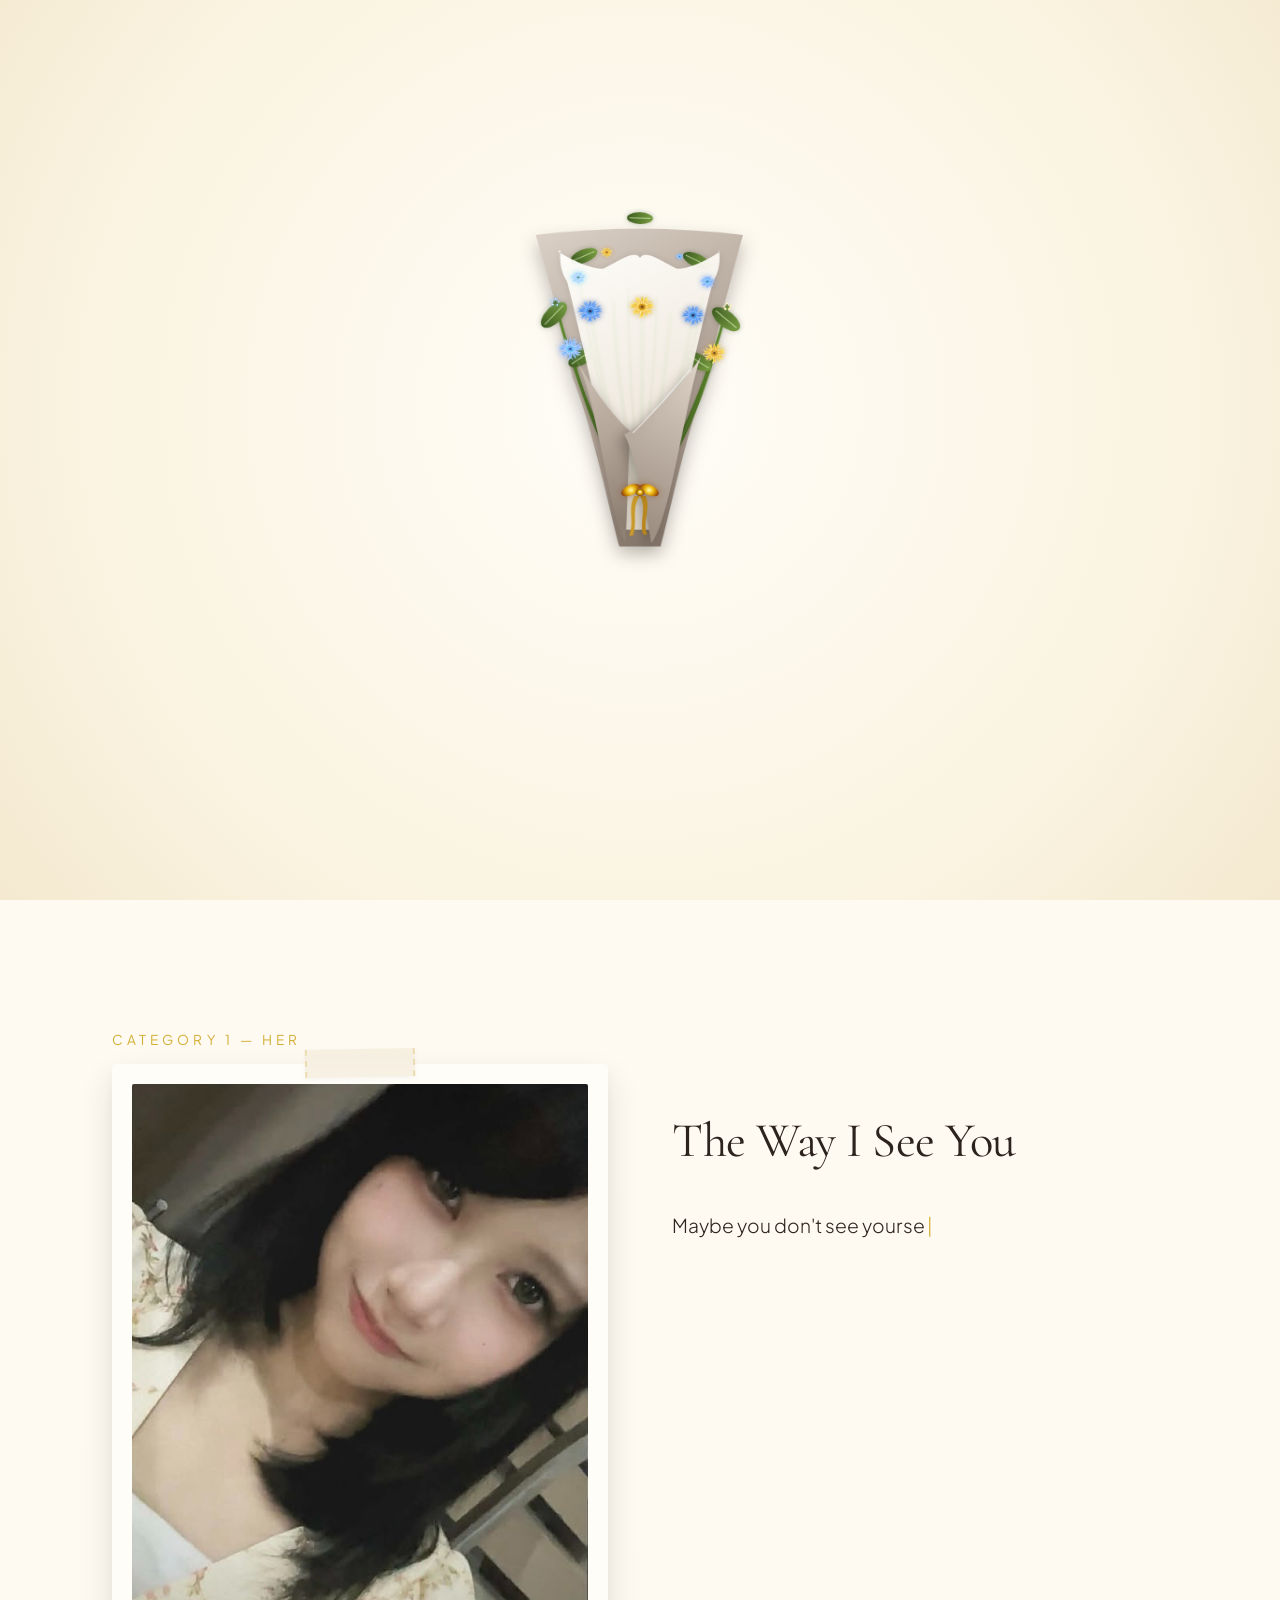
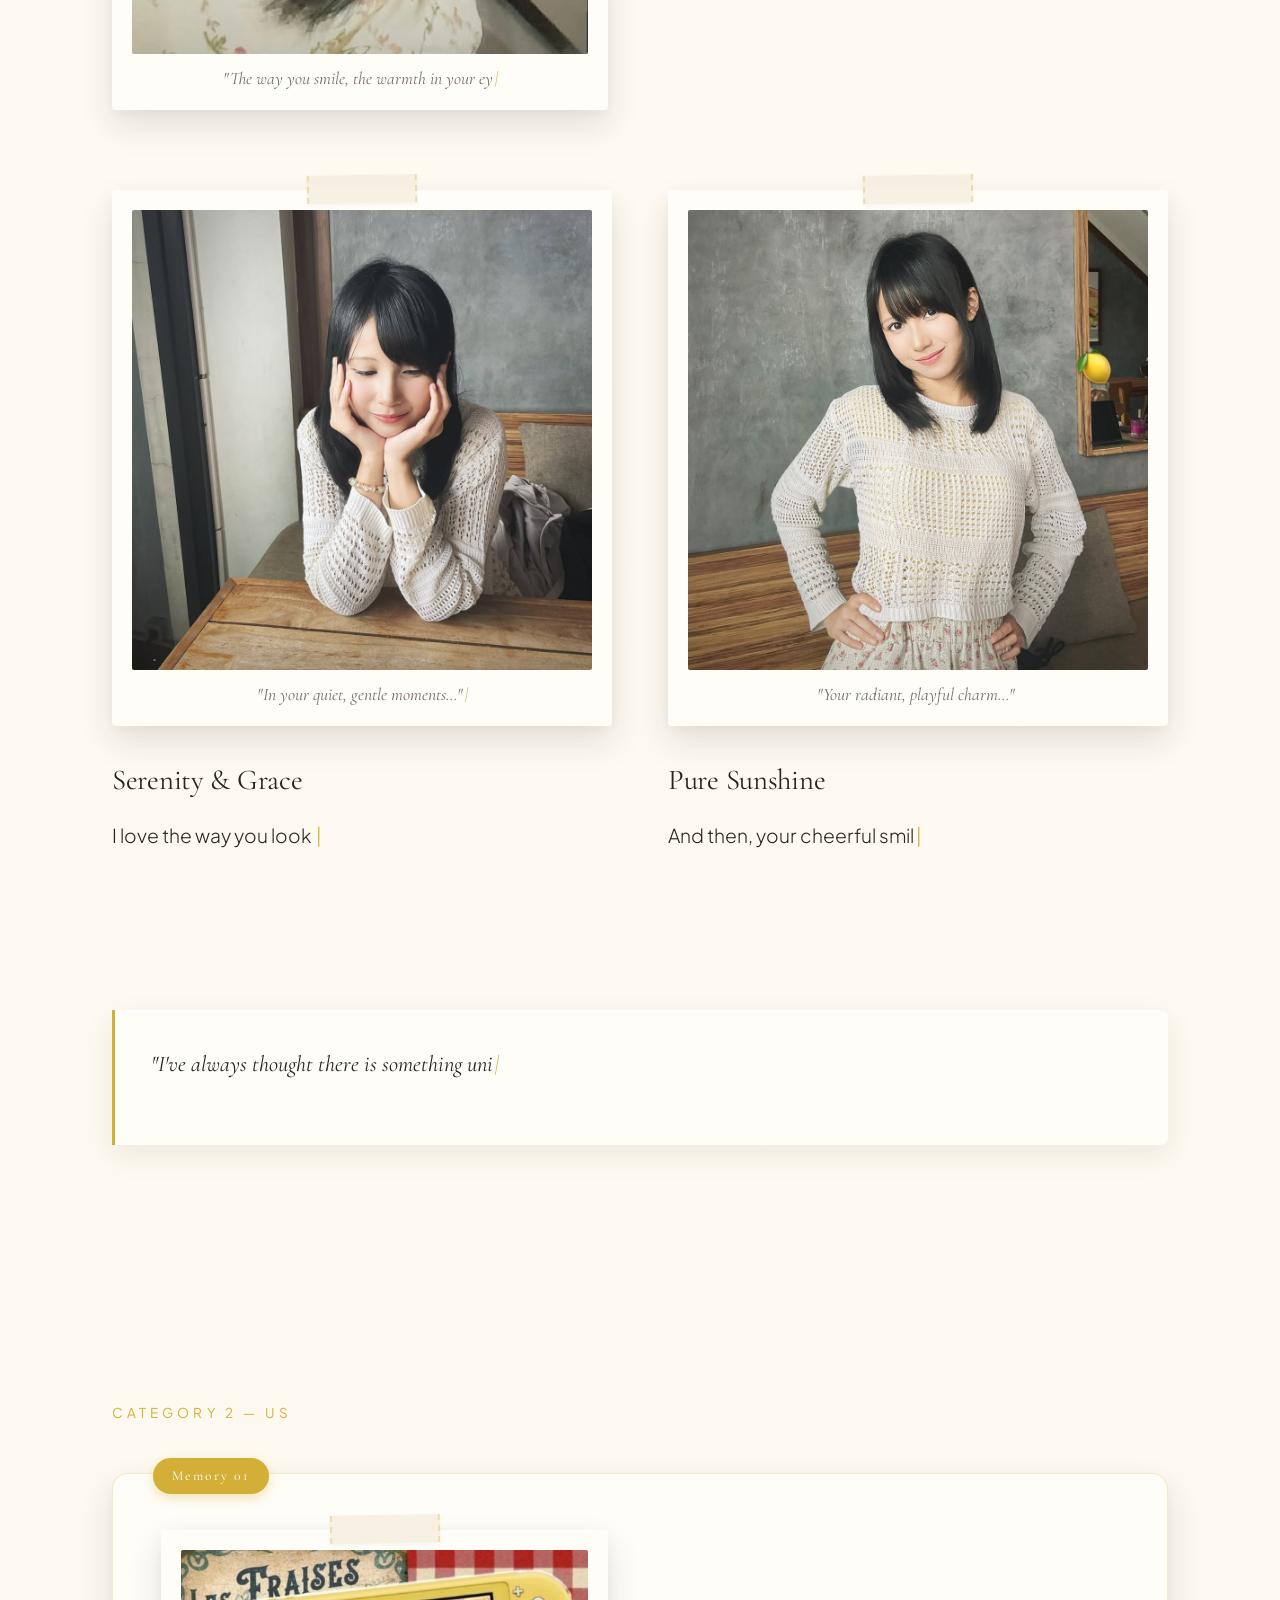
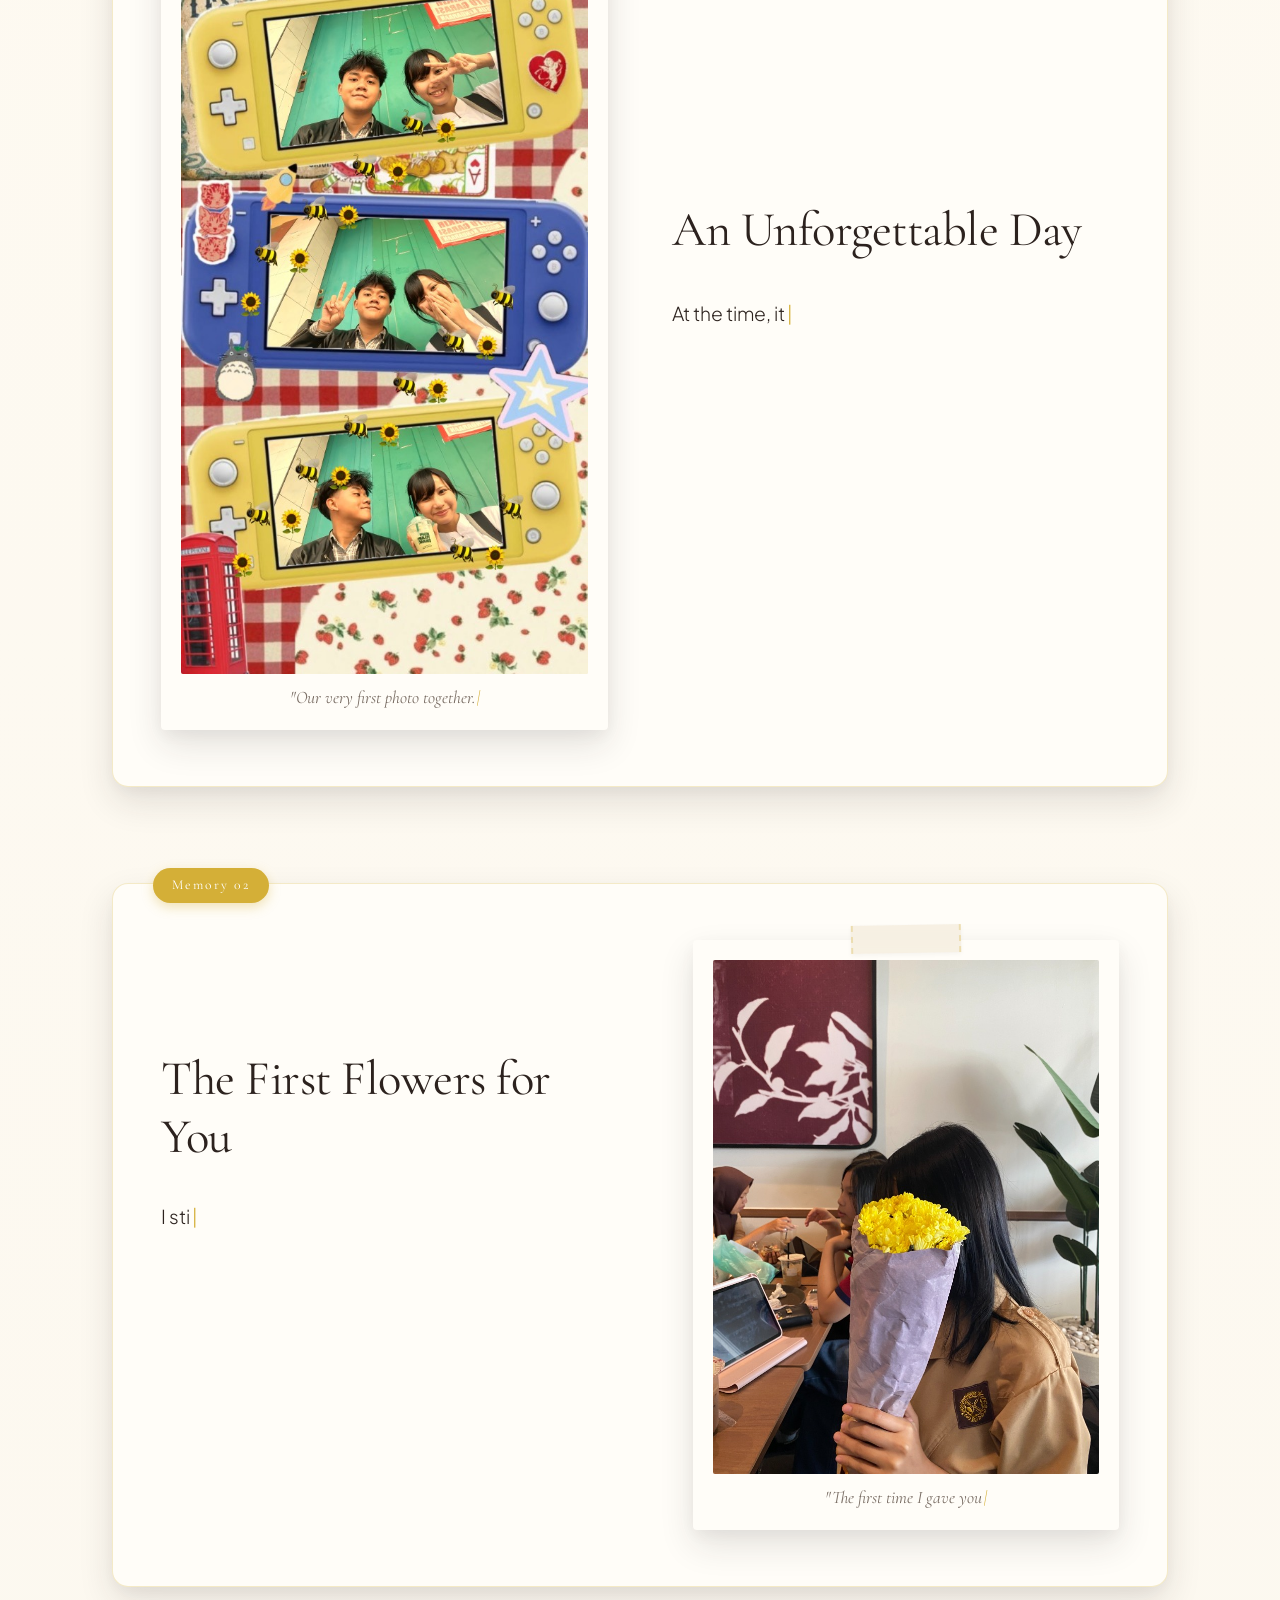
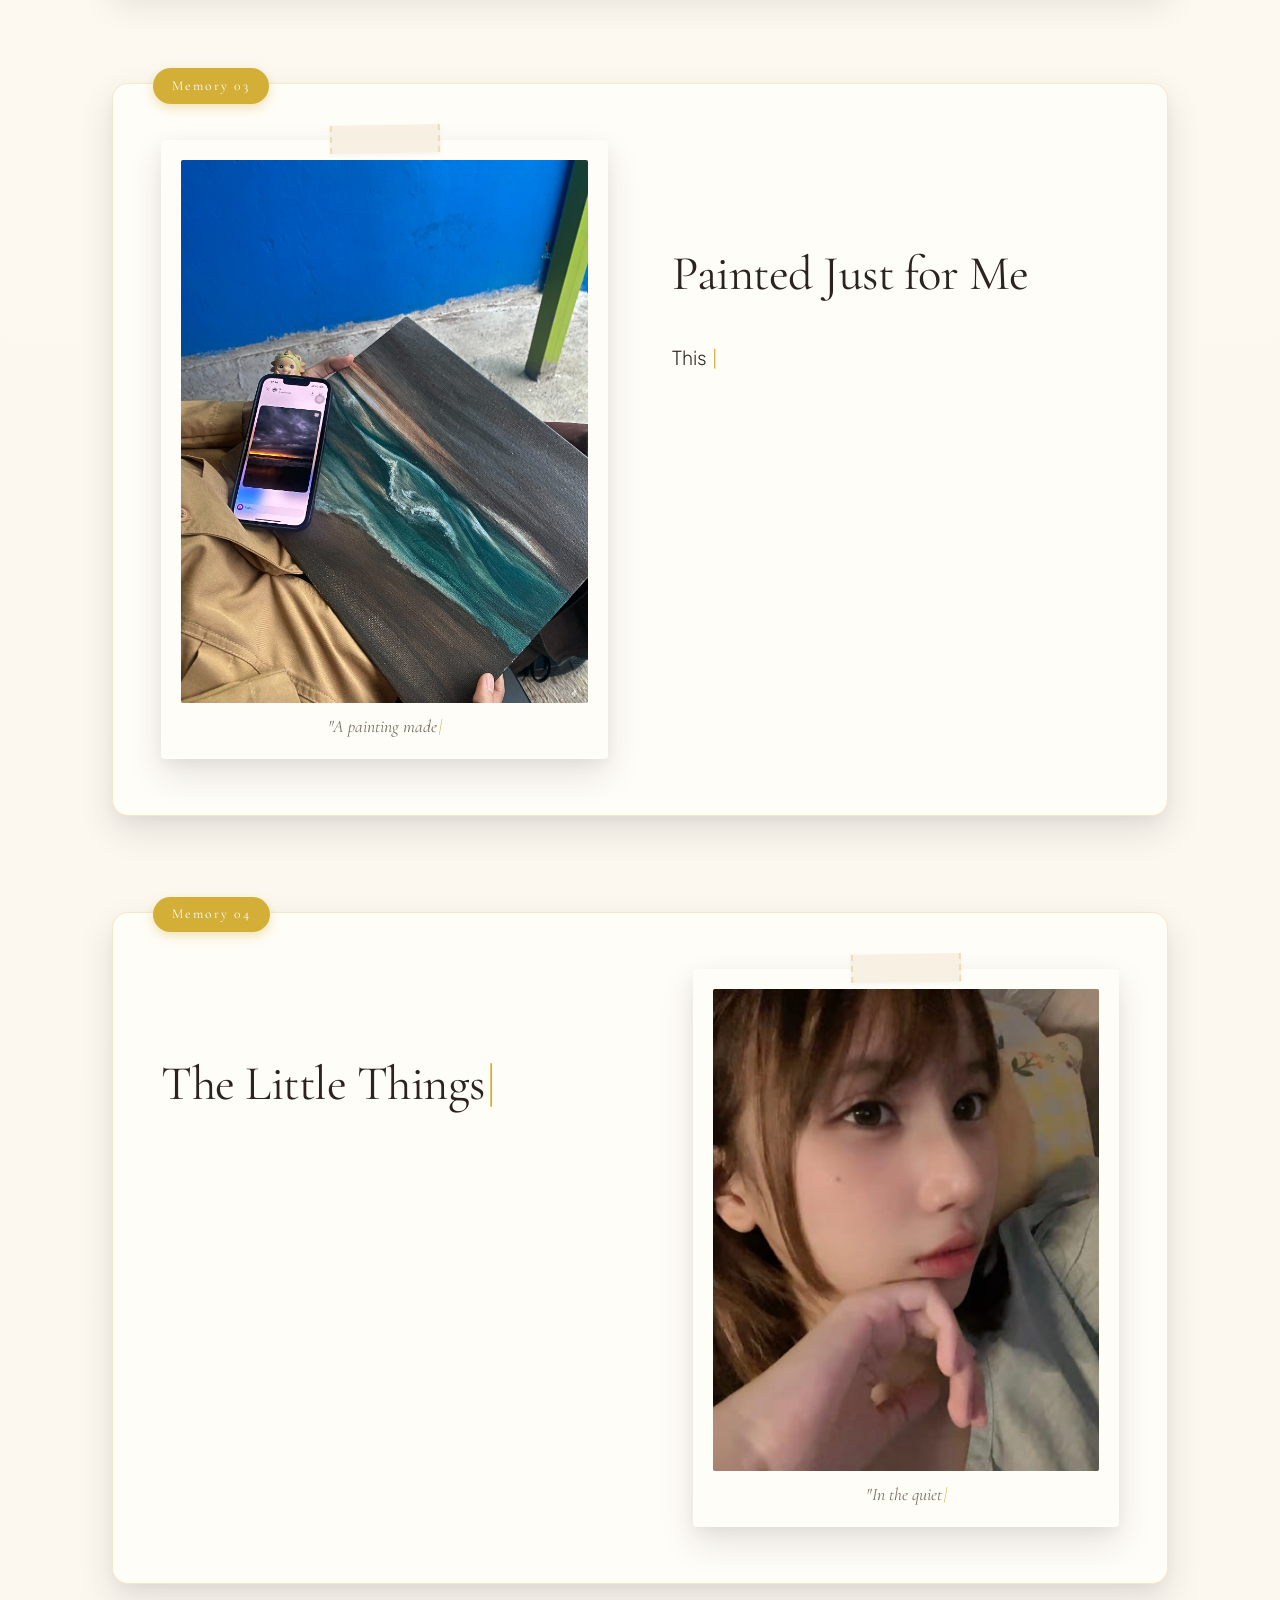
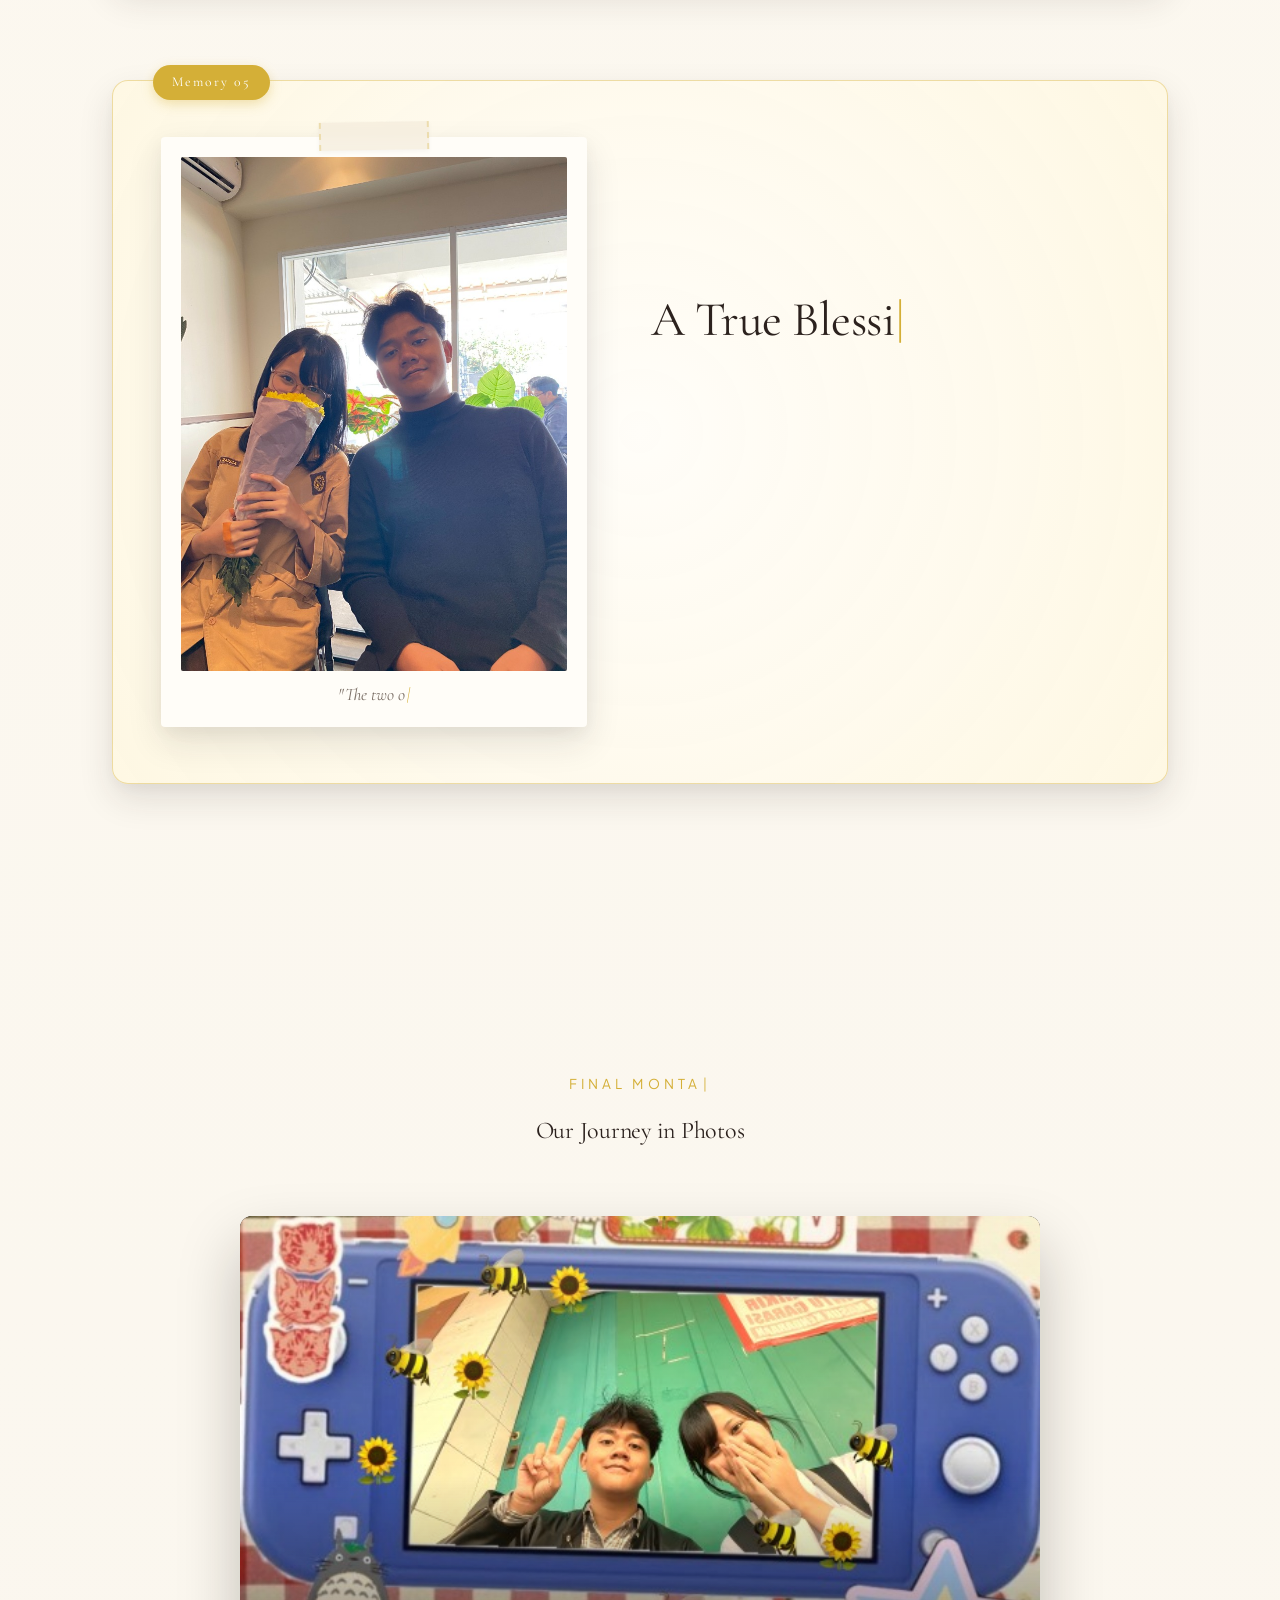
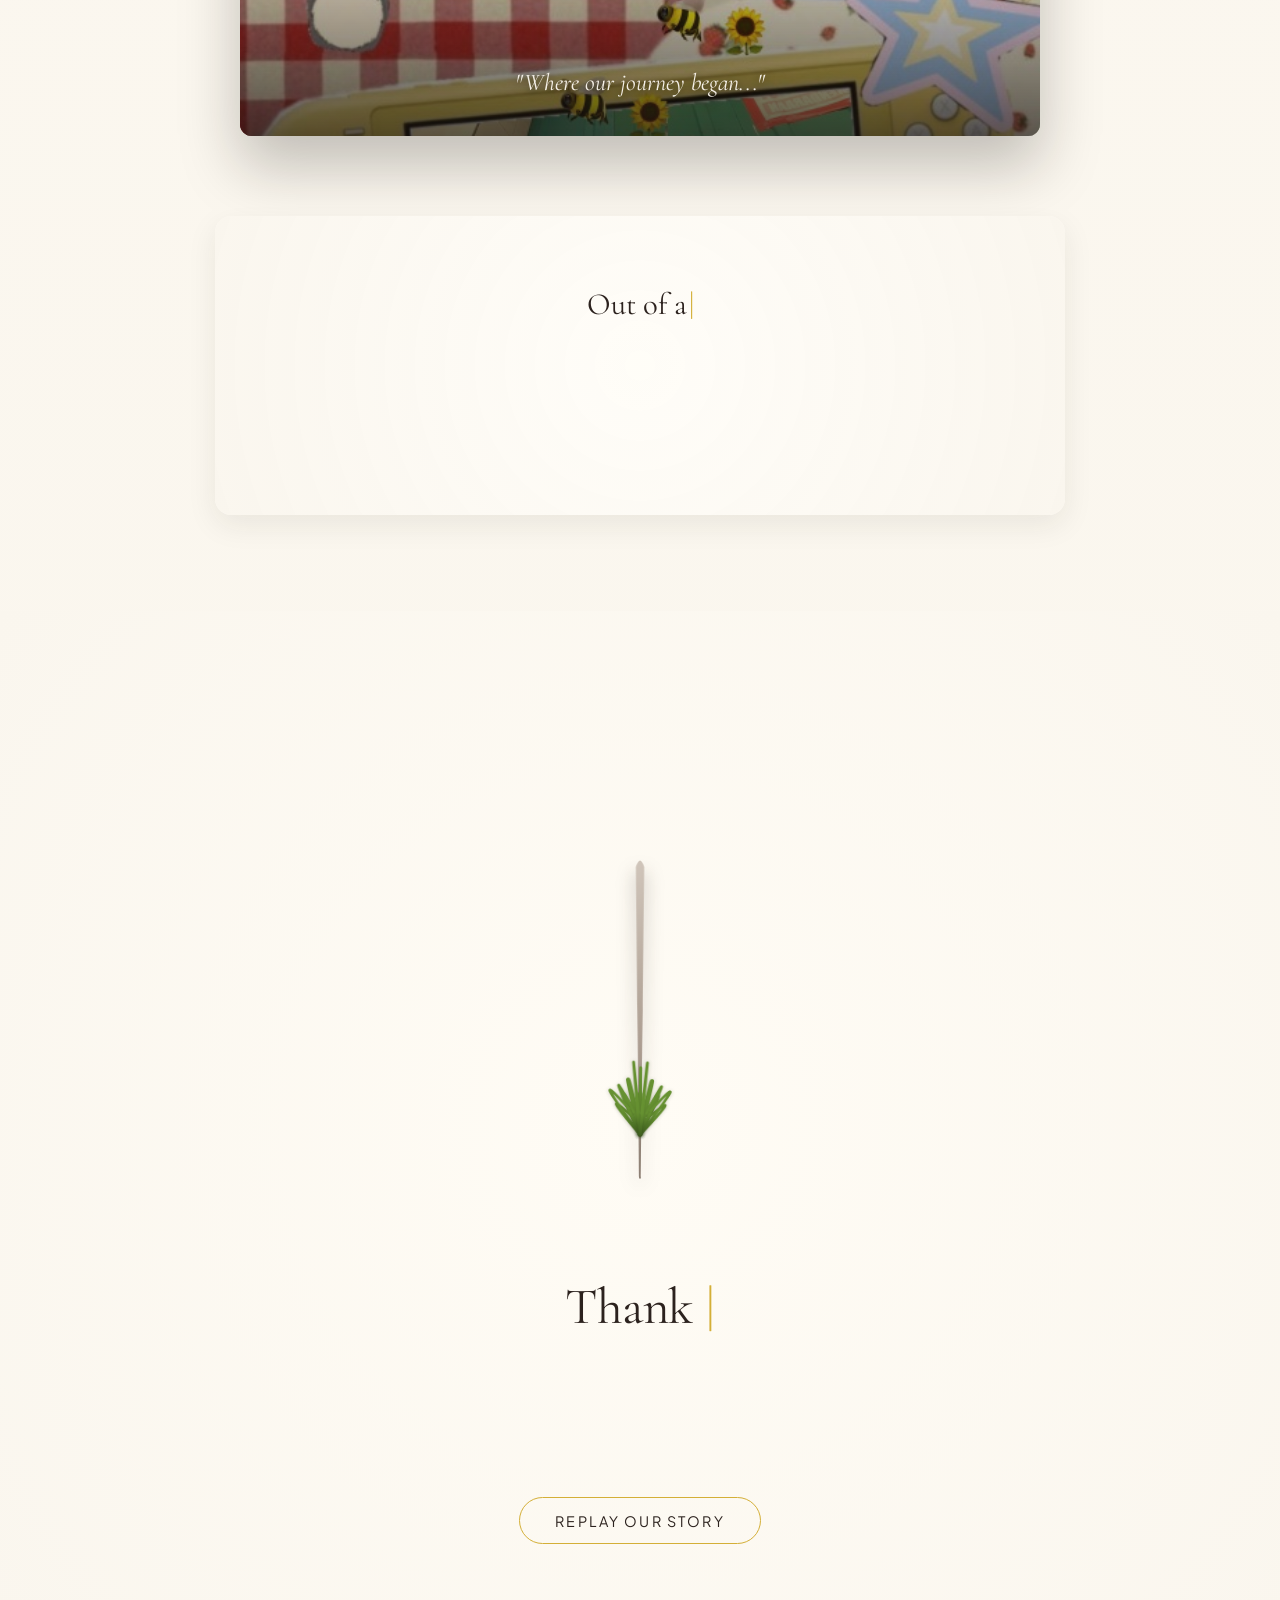
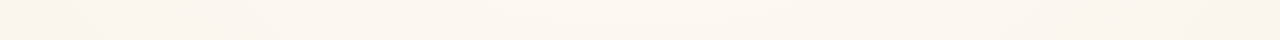
<file: photo_story/index.html>
<!DOCTYPE html>
<html lang="en">
<head>
  <meta charset="UTF-8">
  <meta name="viewport" content="width=device-width, initial-scale=1.0">
  <title>A Story of Us — Photo Memories</title>
  <meta name="description" content="A story about how I met you, admired you, and cherished every moment shared together.">
  <link rel="stylesheet" href="style.css">
</head>
<body>

  <!-- BACKGROUND ROMANTIC MUSIC PLAYER -->
  <audio id="bg-music" loop preload="auto">
    <source src="audio/love_u_i_do.mp3" type="audio/mpeg">
    <source src="audio/love u, i do.mp3" type="audio/mpeg">
    <source src="audio/love u, ido.mp3" type="audio/mpeg">
    <source src="love_u_i_do.mp3" type="audio/mpeg">
    <source src="love u, i do.mp3" type="audio/mpeg">
  </audio>

  <!-- FLOATING MUSIC CONTROLLER BUTTON -->
  <button id="music-toggle-btn" class="music-control-btn" aria-label="Toggle Background Music">
    <svg class="music-disc-icon" viewBox="0 0 24 24">
      <path d="M12 2C6.48 2 2 6.48 2 12s4.48 10 10 10 10-4.48 10-10S17.52 2 12 2zm0 14.5c-2.49 0-4.5-2.01-4.5-4.5S9.51 7.5 12 7.5s4.5 2.01 4.5 4.5-2.01 4.5-4.5 4.5zm0-5.5c-.55 0-1 .45-1 1s.45 1 1 1 1-.45 1-1-.45-1-1-1z"/>
    </svg>
    <div class="music-waves">
      <span class="music-wave-bar"></span>
      <span class="music-wave-bar"></span>
      <span class="music-wave-bar"></span>
      <span class="music-wave-bar"></span>
    </div>
    <span class="music-title-tooltip">🎵 love u, i do</span>
  </button>

  <!-- FIRST OPEN INTRO BOUQUET BLOOMING OVERLAY SCREEN -->
  <div id="intro-bloom-overlay" class="intro-bloom-overlay">
    <canvas id="intro-flower-canvas"></canvas>
    <div class="intro-content">
      <h1 class="intro-title">A Story of Us</h1>
      <p class="intro-subtitle">A Journey of Memories &amp; Stories Together</p>
      <button id="btn-open-story" class="btn-open-story">Open Our Story</button>
    </div>
  </div>

  <!-- Ambient Particles & Rotating Background Flowers Canvas (Strictly in Background) -->
  <canvas id="particles-canvas"></canvas>
  <div class="film-grain"></div>

  <!-- Main Storytelling Body -->
  <main>

    <!-- HERO INTRO SCENE -->
    <section class="hero-section">
      <div class="sunlight-beam"></div>
      <p class="hero-subtitle">A Collection of Memories &amp; Stories</p>
      <h1 class="hero-title">Every Picture Holds A Memory That Never Fades</h1>
      <p class="hero-description">
        This is not just a gallery of photos—it is about how I see you, how I admire you, and how I cherish every little moment with you.
      </p>
      <div class="scroll-indicator" onclick="document.getElementById('her-section').scrollIntoView({behavior: 'smooth'})">
        <span>SCROLL DOWN</span>
        <div class="scroll-line"></div>
      </div>
    </section>

    <!-- CATEGORY 1: HER — "THE WAY I SEE YOU" -->
    <section id="her-section" class="story-section">
      <div class="container">
        <p class="section-label">Category 1 — Her</p>

        <!-- Main Feature: Her Portrait -->
        <div class="her-feature-grid">
          
          <div class="her-photo-container">
            <div class="her-photo-card" data-tilt="-1.5deg">
              <div class="tape-strip"></div>
              <div class="photo-wrapper">
                <img id="img-her-main" src="images/her_portrait.jpg" alt="Her Portrait" class="story-img loaded">
              </div>
              <p class="photo-caption-tag">"The way you smile, the warmth in your eyes..."</p>
            </div>
          </div>

          <div class="her-story-content">
            <h2>The Way I See You</h2>
            <div class="reveal-text-group">
              <p class="story-line" data-pause="0">Maybe you don't see yourself the way I see you.</p>
              <p class="story-line" data-pause="120">You might only see someone ordinary...</p>
              <p class="story-line" data-pause="180">...but I see someone with the most gentle, genuine smile.</p>
              <p class="story-line" data-pause="180">Someone genuinely kind and radiant.</p>
              <p class="story-line" data-pause="180">Someone who has her own gentle way of making everyone around her feel at home.</p>
              <p class="story-line" data-pause="180">Someone who, to me...</p>
              <p class="story-line" data-pause="200">
                ...is <span class="gold-glow-text">so deeply beautiful</span>.
              </p>
            </div>
          </div>

        </div>

        <!-- Sub-Story: Her Expressions (Serene & Radiant Paired Story Block) -->
        <div class="her-expressions-grid">
          
          <!-- Serene Cafe Photo -->
          <div class="expression-card-item">
            <div class="her-photo-container">
              <div class="her-photo-card" data-tilt="1.5deg">
                <div class="tape-strip"></div>
                <div class="photo-wrapper" style="aspect-ratio: 1 / 1;">
                  <img src="images/her_serene_cafe.jpg" alt="Quiet Gentle Moment" class="story-img loaded">
                </div>
                <p class="photo-caption-tag">"In your quiet, gentle moments..."</p>
              </div>
            </div>
            <div class="expression-text-box">
              <h3 class="serif-text">Serenity &amp; Grace</h3>
              <div class="reveal-text-group">
                <p class="story-line" data-pause="0">I love the way you look when you are simply lost in a quiet thought...</p>
                <p class="story-line" data-pause="150">...so peaceful, serene, and effortlessly graceful.</p>
              </div>
            </div>
          </div>

          <!-- Radiant Smile Photo -->
          <div class="expression-card-item">
            <div class="her-photo-container">
              <div class="her-photo-card" data-tilt="-1.5deg">
                <div class="tape-strip"></div>
                <div class="photo-wrapper" style="aspect-ratio: 1 / 1;">
                  <img src="images/her_radiant_smile.jpg" alt="Her Radiant Smile" class="story-img loaded">
                </div>
                <p class="photo-caption-tag">"Your radiant, playful charm..."</p>
              </div>
            </div>
            <div class="expression-text-box">
              <h3 class="serif-text">Pure Sunshine</h3>
              <div class="reveal-text-group">
                <p class="story-line" data-pause="0">And then, your cheerful smile lights up everything around you...</p>
                <p class="story-line" data-pause="150">...bringing pure warmth, happiness, and sweetness into my day.</p>
              </div>
            </div>
          </div>

        </div>

        <!-- Highlight Quote Box -->
        <div class="quote-highlight-box">
          <p>"I've always thought there is something uniquely special about the way you look and smile. Not just because you are beautiful... but because your smile always feels like bringing a little ray of sunshine into my life."</p>
        </div>

      </div>
    </section>

    <!-- CATEGORY 2: US — MEMORIES & PHOTOS TOGETHER -->
    <section class="story-section">
      <div class="container">
        <p class="section-label">Category 2 — Us</p>
        
        <div class="memories-container-combined">

          <!-- Memory 01 — Our First Photo Together (Photobooth Switch Frame) -->
          <div class="memory-block-item">
            <span class="memory-badge">Memory 01</span>
            
            <div class="memory-block-grid">
              <div class="her-photo-container">
                <div class="us-featured-photo-card" data-tilt="-2deg">
                  <div class="tape-strip"></div>
                  <div class="photo-wrapper" style="aspect-ratio: 9 / 16;">
                    <img id="img-us-first" src="images/us_first_time.jpg" alt="Our Very First Photo Together" class="story-img loaded">
                  </div>
                  <p class="photo-caption-tag">"Our very first photo together..."</p>
                </div>
              </div>

              <div class="memory-text-container">
                <h2 class="memory-title">An Unforgettable Day</h2>
                <div class="reveal-text-group">
                  <p class="story-line" data-pause="0">At the time, it might have felt like just another ordinary day...</p>
                  <p class="story-line" data-pause="160">...but looking back at this first photo now, I realize that day became one of the memories I want to keep forever.</p>
                </div>
              </div>
            </div>
          </div>

          <!-- Memory 02 — The First Time I Gave You Flowers -->
          <div class="memory-block-item">
            <span class="memory-badge">Memory 02</span>
            
            <div class="memory-block-grid" style="grid-template-columns: 1.1fr 1fr;">
              <div class="memory-text-container">
                <h2 class="memory-title">The First Flowers for You</h2>
                <div class="reveal-text-group">
                  <p class="story-line" data-pause="0">I still remember the first time I handed you this bouquet of yellow flowers.</p>
                  <p class="story-line" data-pause="160">Seeing you hold them so gently and shyly hiding behind the petals...</p>
                  <p class="story-line" data-pause="180">...that little moment became one of the sweetest memories etched forever in my heart.</p>
                </div>
              </div>

              <div class="her-photo-container">
                <div class="us-featured-photo-card" data-tilt="2deg">
                  <div class="tape-strip"></div>
                  <div class="photo-wrapper" style="aspect-ratio: 3 / 4;">
                    <img src="images/us_first_flowers.jpg" alt="The First Time Giving Flowers" class="story-img loaded">
                  </div>
                  <p class="photo-caption-tag">"The first time I gave you flowers..."</p>
                </div>
              </div>
            </div>
          </div>

          <!-- Memory 03 — Sunset & The Painting Canvas She Made For Me -->
          <div class="memory-block-item">
            <span class="memory-badge">Memory 03</span>
            
            <div class="memory-block-grid">
              <div class="her-photo-container">
                <div class="us-featured-photo-card" data-tilt="-1.5deg">
                  <div class="tape-strip"></div>
                  <div class="photo-wrapper" style="aspect-ratio: 3 / 4;">
                    <img src="images/us_sunset_painting.jpg" alt="Sunset Painting She Made For Me" class="story-img loaded">
                  </div>
                  <p class="photo-caption-tag">"A painting made with love, just for me..."</p>
                </div>
              </div>

              <div class="memory-text-container">
                <h2 class="memory-title">Painted Just for Me</h2>
                <div class="reveal-text-group">
                  <p class="story-line" data-pause="0">This canvas is something so deeply special—a painting she made with her own hands, just for me.</p>
                  <p class="story-line" data-pause="160">Inspired by the twilight sunset sky and the gentle ocean waves...</p>
                  <p class="story-line" data-pause="180">...every single brushstroke holds her time, her care, and her sweet thoughtfulness.</p>
                  <p class="story-line" data-pause="180">Out of everything in this world, this is a masterpiece I will treasure forever.</p>
                </div>
              </div>
            </div>
          </div>

          <!-- Memory 04 — Cozy & Candid Moments -->
          <div class="memory-block-item">
            <span class="memory-badge">Memory 04</span>
            
            <div class="memory-block-grid" style="grid-template-columns: 1.1fr 1fr;">
              <div class="memory-text-container">
                <h2 class="memory-title">The Little Things</h2>
                <div class="reveal-text-group">
                  <p class="story-line" data-pause="0">I've always loved these quiet, candid moments of you...</p>
                  <p class="story-line" data-pause="160">...relaxed, natural, and just being effortlessly yourself.</p>
                  <p class="story-line" data-pause="180">You might not even realize it, but these little everyday moments are the ones that stay in my heart the longest.</p>
                </div>
              </div>

              <div class="her-photo-container">
                <div class="us-featured-photo-card" data-tilt="1.5deg">
                  <div class="tape-strip"></div>
                  <div class="photo-wrapper" style="aspect-ratio: 4 / 5;">
                    <img id="img-her-cozy-mem" src="images/her_cozy.jpg" alt="Candid Cozy Moment" class="story-img loaded">
                  </div>
                  <p class="photo-caption-tag">"In the quiet, simple moments..."</p>
                </div>
              </div>
            </div>
          </div>

          <!-- Memory 05 — Featured Photo Together at Cafe -->
          <div class="us-featured-block">
            <span class="memory-badge">Memory 05</span>

            <!-- Photo of Both of You Together at Cafe -->
            <div class="her-photo-container">
              <div class="us-featured-photo-card" data-tilt="1.5deg">
                <div class="tape-strip"></div>
                <div class="photo-wrapper" style="aspect-ratio: 3 / 4;">
                  <img id="img-us-main" src="images/us_cafe.jpg" alt="Our Photo Together" class="story-img loaded">
                </div>
                <p class="photo-caption-tag">"The two of us..."</p>
              </div>
            </div>

            <!-- Story Narrative -->
            <div class="us-featured-text-container">
              <h2>A True Blessing</h2>
              <div class="reveal-text-group">
                <p class="story-line" data-pause="0">And somehow...</p>
                <p class="story-line" data-pause="150">...among so many people and so many passing days...</p>
                <p class="story-line" data-pause="180">...I am so lucky to share this story with you.</p>
              </div>
            </div>

          </div>

        </div>
      </div>
    </section>

    <!-- FINAL MEMORY MONTAGE -->
    <section class="montage-section">
      <div class="container">
        <div class="montage-header">
          <p class="section-label">Final Montage</p>
          <h2 class="serif-text">Our Journey in Photos</h2>
        </div>

        <div id="montage-stage" class="montage-stage">
          
          <!-- Slide 1: First Photo Together -->
          <div class="montage-slide active">
            <img id="img-montage-1" src="images/us_first_time.jpg" alt="Slide 1">
            <div class="montage-overlay"></div>
            <p class="montage-caption">"Where our journey began..."</p>
          </div>

          <!-- Slide 2: Her Portrait -->
          <div class="montage-slide">
            <img id="img-montage-2" src="images/her_portrait.jpg" alt="Slide 2">
            <div class="montage-overlay"></div>
            <p class="montage-caption">"The smile that always brings sunshine..."</p>
          </div>

          <!-- Slide 3: Serene Cafe Moment -->
          <div class="montage-slide">
            <img id="img-montage-3" src="images/her_serene_cafe.jpg" alt="Slide 3">
            <div class="montage-overlay"></div>
            <p class="montage-caption">"Your quiet, gentle peace..."</p>
          </div>

          <!-- Slide 4: Radiant Playful Smile -->
          <div class="montage-slide">
            <img id="img-montage-4" src="images/her_radiant_smile.jpg" alt="Slide 4">
            <div class="montage-overlay"></div>
            <p class="montage-caption">"Your laughter that brightens every day..."</p>
          </div>

          <!-- Slide 5: The First Flowers -->
          <div class="montage-slide">
            <img id="img-montage-5" src="images/us_first_flowers.jpg" alt="Slide 5">
            <div class="montage-overlay"></div>
            <p class="montage-caption">"The first time I gave you flowers..."</p>
          </div>

          <!-- Slide 6: Sunset Painting -->
          <div class="montage-slide">
            <img id="img-montage-6" src="images/us_sunset_painting.jpg" alt="Slide 6">
            <div class="montage-overlay"></div>
            <p class="montage-caption">"The painting made with all your heart, just for me..."</p>
          </div>

          <!-- Slide 7: Together at Cafe -->
          <div class="montage-slide">
            <img id="img-montage-7" src="images/us_cafe.jpg" alt="Slide 7">
            <div class="montage-overlay"></div>
            <p class="montage-caption">"Forever grateful to be by your side..."</p>
          </div>

        </div>

        <!-- Montage Final Quote Screen -->
        <div class="montage-final-quote-screen">
          <p class="montage-quote-line">Out of all the photos on this page...</p>
          <p class="montage-quote-line">...there is one thing that always stays the same.</p>
          <p class="montage-quote-line gold-glow-text" style="margin-top: 1.5rem;">
            I am forever grateful to have shared these moments with you.
          </p>
        </div>
      </div>
    </section>

    <!-- FLOWER BLOOMING CLOSING CANVAS SCENE -->
    <section class="flower-blooming-section">
      <canvas id="flower-canvas"></canvas>

      <div class="flower-closing-message">
        <h2>Thank You for Being Part of This Story</h2>
        <p>
          Just like a flower growing and blooming in warmth, every single memory with you will forever live and blossom inside my heart.
        </p>
        <button id="btn-replay-flower" class="btn-replay">Replay Our Story</button>
      </div>
    </section>

  </main>

  <script src="script.js"></script>
</body>
</html>
</file>
<file: style.css>
/* ==========================================================================
   ROMANTIC & CINEMATIC PHOTO STORYTELLING - STYLE SYSTEM
   ========================================================================== */

@import url('https://fonts.googleapis.com/css2?family=Cormorant+Garamond:ital,wght@0,300;0,400;0,600;0,700;1,400&family=Plus+Jakarta+Sans:wght@300;400;500;600&family=Playfair+Display:ital,wght@0,400;0,600;1,400&display=swap');

:root {
  /* Color Palette */
  --bg-warm: #faf6ee;
  --bg-card: #fffdf8;
  --bg-dark: #161210;
  --text-main: #2c221e;
  --text-muted: #7a6e65;
  --text-light: #f4efe6;
  
  --gold-primary: #d4af37;
  --gold-light: #f3e5ab;
  --gold-warm: #e6c265;
  --gold-glow: rgba(229, 193, 88, 0.45);
  
  --shadow-soft: 0 10px 30px rgba(44, 34, 30, 0.08);
  --shadow-polaroid: 0 15px 35px rgba(44, 34, 30, 0.12), 0 5px 15px rgba(0, 0, 0, 0.04);
  --shadow-glow: 0 0 35px rgba(229, 193, 88, 0.35);

  --font-heading: 'Cormorant Garamond', 'Playfair Display', Georgia, serif;
  --font-body: 'Plus Jakarta Sans', -apple-system, sans-serif;
}

*, *::before, *::after {
  box-sizing: border-box;
  margin: 0;
  padding: 0;
}

html {
  scroll-behavior: smooth;
  font-size: 16px;
  background-color: var(--bg-warm);
  color: var(--text-main);
  font-family: var(--font-body);
  overflow-x: hidden;
}

body {
  line-height: 1.8;
  -webkit-font-smoothing: antialiased;
  position: relative;
  background: radial-gradient(circle at 50% 0%, #fffbf2 0%, #faf6ee 100%);
}

/* Background Canvas Overlay — PURELY IN BACKGROUND BEHIND ALL PHOTOS & TEXT */
#particles-canvas {
  position: fixed;
  top: 0;
  left: 0;
  width: 100vw;
  height: 100vh;
  pointer-events: none;
  z-index: 0;
}

/* Film Grain Overlay */
.film-grain {
  position: fixed;
  top: 0;
  left: 0;
  width: 100vw;
  height: 100vh;
  pointer-events: none;
  z-index: 1;
  opacity: 0.025;
  background-image: url("data:image/svg+xml,%3Csvg viewBox='0 0 200 200' xmlns='http://www.w3.org/2000/svg'%3E%3Cfilter id='noiseFilter'%3E%3CfeTurbulence type='fractalNoise' baseFrequency='0.8' numOctaves='3' stitchTiles='stitch'/%3E%3C/filter%3E%3Crect width='100%25' height='100%25' filter='url(%23noiseFilter)'/%3E%3C/svg%3E");
}

/* Sunlight Flare Effect */
.sunlight-beam {
  position: absolute;
  top: -150px;
  right: -100px;
  width: 600px;
  height: 600px;
  background: radial-gradient(circle, rgba(255, 238, 175, 0.3) 0%, rgba(246, 218, 135, 0.1) 40%, rgba(250, 246, 238, 0) 70%);
  pointer-events: none;
  filter: blur(40px);
  z-index: 1;
  animation: beamPulse 8s ease-in-out infinite alternate;
}

@keyframes beamPulse {
  0% { transform: scale(1) translate(0, 0); opacity: 0.7; }
  100% { transform: scale(1.15) translate(-20px, 20px); opacity: 1; }
}

/* Floating Music Player Button */
.music-control-btn {
  position: fixed;
  bottom: 2rem;
  right: 2rem;
  z-index: 100;
  width: 52px;
  height: 52px;
  border-radius: 50%;
  background: rgba(255, 253, 248, 0.92);
  backdrop-filter: blur(12px);
  border: 1px solid rgba(212, 175, 55, 0.5);
  box-shadow: 0 8px 25px rgba(44, 34, 30, 0.15), 0 0 15px rgba(229, 193, 88, 0.25);
  display: flex;
  justify-content: center;
  align-items: center;
  cursor: pointer;
  transition: all 0.4s cubic-bezier(0.16, 1, 0.3, 1);
  padding: 0;
  outline: none;
}

.music-control-btn:hover {
  transform: scale(1.08) translateY(-2px);
  box-shadow: 0 12px 30px rgba(44, 34, 30, 0.2), 0 0 25px rgba(229, 193, 88, 0.45);
  border-color: var(--gold-primary);
}

.music-disc-icon {
  width: 26px;
  height: 26px;
  fill: var(--gold-primary);
  transition: transform 0.4s ease, opacity 0.3s ease;
}

.music-control-btn.playing .music-disc-icon {
  animation: spinVinyl 6s linear infinite;
  opacity: 0.2;
}

@keyframes spinVinyl {
  from { transform: rotate(0deg); }
  to { transform: rotate(360deg); }
}

.music-waves {
  display: flex;
  align-items: flex-end;
  gap: 3px;
  height: 16px;
  position: absolute;
  opacity: 0;
  transition: opacity 0.3s ease;
}

.music-control-btn.playing .music-waves {
  opacity: 1;
}

.music-wave-bar {
  width: 3px;
  background: var(--gold-primary);
  border-radius: 2px;
  animation: soundWave 1.2s ease-in-out infinite alternate;
}

.music-wave-bar:nth-child(1) { height: 60%; animation-delay: 0s; }
.music-wave-bar:nth-child(2) { height: 100%; animation-delay: 0.2s; }
.music-wave-bar:nth-child(3) { height: 75%; animation-delay: 0.4s; }
.music-wave-bar:nth-child(4) { height: 40%; animation-delay: 0.1s; }

@keyframes soundWave {
  0% { height: 20%; }
  100% { height: 100%; }
}

.music-title-tooltip {
  position: absolute;
  right: calc(100% + 14px);
  background: rgba(255, 253, 248, 0.95);
  backdrop-filter: blur(10px);
  padding: 0.45rem 1rem;
  border-radius: 20px;
  border: 1px solid rgba(212, 175, 55, 0.35);
  box-shadow: var(--shadow-soft);
  font-family: var(--font-heading);
  font-size: 0.95rem;
  font-style: italic;
  color: var(--text-main);
  white-space: nowrap;
  pointer-events: none;
  opacity: 0;
  transform: translateX(10px);
  transition: all 0.3s ease;
}

.music-control-btn:hover .music-title-tooltip,
.music-title-tooltip.show-briefly {
  opacity: 1;
  transform: translateX(0);
}

/* Intro Flower Overlay Screen */
.intro-bloom-overlay {
  position: fixed;
  inset: 0;
  background: radial-gradient(circle at 50% 45%, #fffdf8 0%, #faf3e0 70%, #f4e9d0 100%);
  z-index: 9999;
  display: flex;
  flex-direction: column;
  justify-content: center;
  align-items: center;
  text-align: center;
  padding: 2rem;
  transition: opacity 1.4s cubic-bezier(0.4, 0, 0.2, 1), visibility 1.4s ease;
}

.intro-bloom-overlay.fade-out {
  opacity: 0;
  visibility: hidden;
  pointer-events: none;
}

#intro-flower-canvas {
  width: 580px;
  height: 580px;
  max-width: 94vw;
  max-height: 58vh;
  margin-bottom: 1.25rem;
}

.intro-content {
  opacity: 1;
  transform: translateY(0);
  transition: opacity 0.6s ease, transform 0.6s ease;
  margin-top: 0.5rem;
  animation: fadeInUp 0.8s cubic-bezier(0.16, 1, 0.3, 1) both;
}

.intro-content.show {
  opacity: 1;
  transform: translateY(0);
}

.intro-title {
  font-family: var(--font-heading);
  font-size: clamp(2rem, 4vw, 3.2rem);
  color: var(--text-main);
  margin-bottom: 0.5rem;
}

.intro-subtitle {
  font-size: 1rem;
  color: var(--text-muted);
  font-weight: 300;
  margin-bottom: 2rem;
  letter-spacing: 0.05em;
}

.btn-open-story {
  padding: 0.9rem 2.5rem;
  background: var(--gold-primary);
  color: #fff;
  border: none;
  font-family: var(--font-body);
  font-size: 0.9rem;
  letter-spacing: 0.18em;
  text-transform: uppercase;
  border-radius: 30px;
  cursor: pointer;
  box-shadow: 0 8px 25px rgba(212, 175, 55, 0.4);
  transition: all 0.4s ease;
}

.btn-open-story:hover {
  background: #c29f2e;
  transform: translateY(-3px) scale(1.03);
  box-shadow: 0 12px 32px rgba(212, 175, 55, 0.6);
}

/* Typography Helpers */
h1, h2, h3, .serif-text {
  font-family: var(--font-heading);
  font-weight: 400;
  letter-spacing: -0.01em;
}

.gold-glow-text {
  color: #c99c27;
  font-weight: 600;
  display: inline-block;
  position: relative;
  text-shadow: 0 0 15px rgba(229, 193, 88, 0.7), 0 0 30px rgba(212, 175, 55, 0.4);
  animation: glowPulse 3s ease-in-out infinite alternate;
}

@keyframes glowPulse {
  0% { text-shadow: 0 0 10px rgba(229, 193, 88, 0.5), 0 0 20px rgba(212, 175, 55, 0.3); }
  100% { text-shadow: 0 0 20px rgba(229, 193, 88, 0.9), 0 0 35px rgba(212, 175, 55, 0.6); }
}

/* Typewriter Cursor */
.typewriter-cursor {
  display: inline-block;
  color: var(--gold-primary);
  font-weight: 300;
  margin-left: 2px;
  animation: cursorBlink 0.75s infinite;
  vertical-align: baseline;
}

.typewriter-cursor.fade-cursor {
  opacity: 0;
  transition: opacity 0.4s ease;
}

@keyframes cursorBlink {
  0%, 100% { opacity: 1; }
  50% { opacity: 0; }
}

main {
  position: relative;
  z-index: 5;
}

.container {
  max-width: 1120px;
  margin: 0 auto;
  padding: 0 2rem;
  position: relative;
  z-index: 6;
}

/* Hero Section */
.hero-section {
  min-height: 100vh;
  display: flex;
  flex-direction: column;
  justify-content: center;
  align-items: center;
  text-align: center;
  padding: 4rem 1.5rem;
  position: relative;
  z-index: 6;
}

.hero-subtitle {
  font-size: 0.95rem;
  text-transform: uppercase;
  letter-spacing: 0.35em;
  color: var(--gold-primary);
  margin-bottom: 1.5rem;
}

.hero-title {
  font-size: clamp(2.8rem, 6vw, 5.2rem);
  line-height: 1.15;
  color: var(--text-main);
  max-width: 850px;
  margin-bottom: 2rem;
  min-height: 2.3em;
}

.hero-description {
  font-size: clamp(1.05rem, 1.8vw, 1.25rem);
  color: var(--text-muted);
  max-width: 580px;
  font-weight: 300;
  margin-bottom: 3.5rem;
  min-height: 3.5em;
}

.scroll-indicator {
  display: flex;
  flex-direction: column;
  align-items: center;
  gap: 0.75rem;
  color: var(--text-muted);
  font-size: 0.85rem;
  letter-spacing: 0.15em;
  cursor: pointer;
  opacity: 0;
  animation: fadeIn 1s ease 1.2s forwards;
  transition: color 0.3s;
}

.scroll-indicator:hover {
  color: var(--gold-primary);
}

.scroll-line {
  width: 1px;
  height: 45px;
  background: linear-gradient(to bottom, var(--gold-primary), transparent);
  animation: scrollDown 2s infinite;
}

@keyframes scrollDown {
  0% { transform: scaleY(0); transform-origin: top; }
  50% { transform: scaleY(1); transform-origin: top; }
  50.1% { transform: scaleY(1); transform-origin: bottom; }
  100% { transform: scaleY(0); transform-origin: bottom; }
}

/* Category 1 — HER */
.story-section {
  padding: 7rem 0;
  position: relative;
  z-index: 6;
}

.section-label {
  font-size: 0.85rem;
  text-transform: uppercase;
  letter-spacing: 0.3em;
  color: var(--gold-primary);
  margin-bottom: 0.75rem;
}

/* CLEAN GLASS DESIGN SYSTEM */
.glass-card {
  position: relative;
  background: rgba(255, 255, 255, 0.48);
  backdrop-filter: blur(24px) saturate(190%);
  -webkit-backdrop-filter: blur(24px) saturate(190%);
  border: 1px solid rgba(255, 255, 255, 0.85);
  border-radius: 24px;
  box-shadow: 0 16px 40px rgba(44, 34, 30, 0.05), inset 0 1px 1px rgba(255, 255, 255, 0.95), inset 0 -1px 1px rgba(255, 255, 255, 0.25);
  transition: transform 0.5s cubic-bezier(0.16, 1, 0.3, 1), box-shadow 0.5s ease, border-color 0.5s ease;
  overflow: visible;
  z-index: 7;
}

.glass-card:hover {
  transform: translateY(-6px);
  box-shadow: 0 24px 50px rgba(44, 34, 30, 0.08), 0 0 35px rgba(212, 175, 55, 0.18), inset 0 1px 1px rgba(255, 255, 255, 1);
  border-color: rgba(255, 255, 255, 0.95);
}

.glass-shine {
  position: absolute;
  inset: 0;
  background: linear-gradient(135deg, rgba(255, 255, 255, 0.4) 0%, rgba(255, 255, 255, 0) 55%);
  pointer-events: none;
  border-radius: inherit;
  overflow: hidden;
  z-index: 10;
}

.glass-photo-frame {
  position: relative;
  display: flex;
  flex-direction: column;
  background: rgba(255, 255, 255, 0.65);
  backdrop-filter: blur(16px) saturate(180%);
  -webkit-backdrop-filter: blur(16px) saturate(180%);
  border: 1px solid rgba(255, 255, 255, 0.95);
  padding: 1.1rem 1.1rem 1.4rem 1.1rem;
  border-radius: 20px;
  box-shadow: 0 12px 30px rgba(44, 34, 30, 0.06), inset 0 1px 1px rgba(255, 255, 255, 0.95);
  transition: transform 0.6s cubic-bezier(0.16, 1, 0.3, 1), box-shadow 0.6s ease;
  transform-style: preserve-3d;
  cursor: pointer;
  overflow: visible;
  z-index: 8;
}

.glass-photo-frame:hover {
  transform: translateY(-6px) scale(1.015);
  box-shadow: 0 20px 45px rgba(44, 34, 30, 0.12), 0 0 30px rgba(212, 175, 55, 0.25);
  border-color: rgba(255, 255, 255, 1);
}

/* GREY & WHITE CAT STICKER DECORATION */
.cat-sticker-corner {
  position: absolute;
  z-index: 25;
  pointer-events: none;
  filter: drop-shadow(0 6px 12px rgba(44, 34, 30, 0.16)) drop-shadow(0 1px 3px rgba(0, 0, 0, 0.08));
  transition: transform 0.45s cubic-bezier(0.34, 1.56, 0.64, 1);
  transform-origin: bottom center;
  user-select: none;
}

.cat-svg {
  width: 100%;
  height: 100%;
  display: block;
}

.glass-card:hover .cat-sticker-corner,
.glass-photo-frame:hover .cat-sticker-corner {
  transform: scale(1.15) translateY(-4px) rotate(3deg);
}

.cat-top-right, .cat-peeking-right, .cat-sleeping-right {
  top: -20px;
  right: 14px;
  width: 56px;
  height: 50px;
}

.cat-top-left, .cat-waving-left {
  top: -20px;
  left: 14px;
  width: 56px;
  height: 50px;
}

.main-portrait-card {
  padding: 3.5rem 3rem;
  margin-top: 1.5rem;
}

.her-feature-grid, .memory-block-grid {
  display: grid;
  grid-template-columns: 1fr 1.15fr;
  gap: 4rem;
  align-items: center;
  position: relative;
  z-index: 6;
}

.alt-row .memory-block-grid {
  grid-template-columns: 1.15fr 1fr;
}

/* Her Expressions Paired Block */
.her-expressions-grid {
  display: grid;
  grid-template-columns: 1fr 1fr;
  gap: 2.5rem;
  margin-top: 3.5rem;
  position: relative;
  z-index: 6;
}

.expression-card {
  display: flex;
  flex-direction: column;
  gap: 1.75rem;
  padding: 2rem;
}

.expression-card .glass-photo-frame {
  background: rgba(255, 255, 255, 0.5);
  box-shadow: 0 8px 24px rgba(44, 34, 30, 0.04), inset 0 1px 1px #fff;
}

.expression-text-box {
  display: flex;
  flex-direction: column;
  gap: 0.4rem;
}

.expression-text-box h3 {
  font-size: 1.75rem;
  color: var(--text-main);
  margin-bottom: 0.5rem;
}

.her-photo-container, .memory-photo-column {
  position: relative;
  perspective: 1000px;
  z-index: 7;
}

.photo-wrapper {
  position: relative;
  width: 100%;
  aspect-ratio: 4 / 5;
  background: #eee6d8;
  border-radius: 14px;
  overflow: hidden;
  box-shadow: inset 0 0 0 1px rgba(255, 255, 255, 0.5), 0 6px 20px rgba(0,0,0,0.05);
  z-index: 9;
}

.story-img {
  width: 100%;
  height: 100%;
  object-fit: cover;
  display: block;
  filter: blur(12px) brightness(0.95);
  opacity: 0;
  transition: filter 1.4s ease, opacity 1.4s ease, transform 1.4s ease;
}

.story-img.loaded, .glass-photo-frame.revealed .story-img {
  filter: blur(0) brightness(1);
  opacity: 1;
}

.glass-card-footer {
  position: relative;
  margin-top: 1rem;
  display: flex;
  flex-direction: column;
  align-items: center;
  text-align: center;
  gap: 0.35rem;
  padding: 0 0.5rem;
  z-index: 10;
}

.memory-date-tag {
  font-size: 0.78rem;
  letter-spacing: 0.14em;
  text-transform: uppercase;
  color: var(--gold-primary);
  font-weight: 600;
  line-height: 1.3;
}

.memory-quote {
  font-family: var(--font-heading);
  font-size: 1.05rem;
  font-style: italic;
  color: var(--text-muted);
  line-height: 1.45;
  margin: 0;
}

.chapter-badge {
  display: inline-flex;
  align-items: center;
  align-self: flex-start;
  padding: 0.35rem 1.1rem;
  border-radius: 999px;
  background: rgba(255, 255, 255, 0.75);
  backdrop-filter: blur(12px);
  -webkit-backdrop-filter: blur(12px);
  border: 1px solid rgba(255, 255, 255, 0.9);
  font-size: 0.8rem;
  letter-spacing: 0.15em;
  text-transform: uppercase;
  color: var(--gold-primary);
  font-weight: 600;
  box-shadow: 0 4px 12px rgba(0, 0, 0, 0.03);
  margin-bottom: 1.25rem;
}

.her-story-content, .us-featured-text-container, .memory-text-column {
  position: relative;
  z-index: 8;
}

.her-story-content h2, .us-featured-text-container h2, .memory-text-column h2, .memory-title {
  font-size: clamp(2rem, 3.4vw, 3rem);
  line-height: 1.25;
  margin-bottom: 1.5rem;
  color: var(--text-main);
}

.reveal-text-group {
  display: flex;
  flex-direction: column;
  gap: 1.25rem;
}

.story-line {
  font-size: clamp(1.02rem, 1.4vw, 1.2rem);
  color: var(--text-main);
  font-weight: 300;
  line-height: 1.8;
  opacity: 0;
  transition: opacity 0.25s ease;
}

.story-line.visible, .story-line.typing-active {
  opacity: 1;
}

.quote-highlight-box {
  margin-top: 2.5rem;
  padding: 2rem 2.25rem;
  border-left: 3px solid var(--gold-primary);
  border-radius: 18px;
}

.quote-highlight-box p {
  font-family: var(--font-heading);
  font-size: 1.35rem;
  font-style: italic;
  line-height: 1.6;
  color: var(--text-main);
  opacity: 0;
  transition: opacity 0.25s ease;
}

.quote-highlight-box p.visible, .quote-highlight-box p.typing-active {
  opacity: 1;
}

/* Category 2 — US */
.us-header-box {
  text-align: center;
  max-width: 650px;
  margin: 0 auto 3rem auto;
}

.us-header-box h2 {
  font-size: clamp(2.4rem, 4vw, 3.6rem);
  color: var(--text-main);
  margin-bottom: 0.5rem;
}

.us-subtitle {
  color: var(--text-muted);
  font-size: 1.1rem;
  font-weight: 300;
}

.memory-blocks-container {
  display: flex;
  flex-direction: column;
  gap: 3.5rem;
  position: relative;
  z-index: 6;
}

.memory-block-item {
  padding: 3.5rem 3rem;
  position: relative;
  z-index: 7;
}

.us-featured-block {
  padding: 3.5rem 3rem;
  position: relative;
  z-index: 7;
}

.us-featured-inner {
  display: grid;
  grid-template-columns: 1fr 1.15fr;
  gap: 4rem;
  align-items: center;
}

/* Montage Section */
.montage-section {
  padding: 9rem 0 6rem 0;
  text-align: center;
  position: relative;
  overflow: hidden;
  z-index: 6;
}

.montage-header {
  max-width: 650px;
  margin: 0 auto 3.5rem auto;
}

.montage-stage {
  position: relative;
  max-width: 800px;
  height: 520px;
  margin: 0 auto;
  border-radius: 12px;
  overflow: hidden;
  box-shadow: 0 30px 60px rgba(22, 18, 16, 0.25);
  background: #161210;
  z-index: 8;
}

.montage-slide {
  position: absolute;
  inset: 0;
  opacity: 0;
  transition: opacity 1.8s cubic-bezier(0.4, 0, 0.2, 1);
  display: flex;
  justify-content: center;
  align-items: center;
}

.montage-slide.active {
  opacity: 1;
}

.montage-slide img {
  width: 100%;
  height: 100%;
  object-fit: cover;
  animation: montageZoom 8s ease-out forwards;
}

@keyframes montageZoom {
  0% { transform: scale(1.08); }
  100% { transform: scale(1); }
}

.montage-overlay {
  position: absolute;
  inset: 0;
  background: linear-gradient(to top, rgba(22, 18, 16, 0.7) 0%, rgba(22, 18, 16, 0) 50%, rgba(255, 238, 175, 0.15) 100%);
  pointer-events: none;
}

.montage-caption {
  position: absolute;
  bottom: 2rem;
  left: 2rem;
  right: 2rem;
  color: var(--text-light);
  font-family: var(--font-heading);
  font-size: 1.5rem;
  font-style: italic;
  text-shadow: 0 2px 10px rgba(0,0,0,0.6);
  z-index: 10;
}

.montage-final-quote-screen {
  margin-top: 4.5rem;
  padding: 3.5rem 2.5rem;
  background: rgba(255, 255, 255, 0.55);
  backdrop-filter: blur(20px) saturate(180%);
  -webkit-backdrop-filter: blur(20px) saturate(180%);
  border: 1px solid rgba(255, 255, 255, 0.85);
  border-radius: 24px;
  max-width: 850px;
  margin-left: auto;
  margin-right: auto;
  box-shadow: 0 16px 40px rgba(44, 34, 30, 0.05), inset 0 1px 1px #fff;
  position: relative;
  z-index: 8;
}

.montage-quote-line {
  font-family: var(--font-heading);
  font-size: clamp(1.4rem, 2.4vw, 2.1rem);
  line-height: 1.6;
  color: var(--text-main);
  opacity: 0;
  min-height: 1.6em;
  transition: opacity 0.25s ease;
}

.montage-quote-line.visible, .montage-quote-line.typing-active {
  opacity: 1;
}

/* Flower Blooming Closing Section */
.flower-blooming-section {
  min-height: 100vh;
  display: flex;
  flex-direction: column;
  justify-content: center;
  align-items: center;
  text-align: center;
  position: relative;
  padding: 6rem 1.5rem;
  overflow: hidden;
  z-index: 6;
}

#flower-canvas {
  width: 580px;
  height: 580px;
  max-width: 94vw;
  max-height: 58vh;
  margin-bottom: 2rem;
  position: relative;
  z-index: 7;
}

.flower-closing-message {
  max-width: 720px;
  padding: 3.5rem 2.5rem;
  background: rgba(255, 255, 255, 0.55);
  backdrop-filter: blur(24px) saturate(180%);
  -webkit-backdrop-filter: blur(24px) saturate(180%);
  border: 1px solid rgba(255, 255, 255, 0.9);
  border-radius: 28px;
  box-shadow: 0 20px 45px rgba(44, 34, 30, 0.06), inset 0 1px 1px #fff;
  position: relative;
  z-index: 8;
}

.flower-closing-message h2 {
  font-size: clamp(2.2rem, 4vw, 3.4rem);
  color: var(--text-main);
  margin-bottom: 1.5rem;
  min-height: 1.3em;
  opacity: 0;
  transition: opacity 0.25s ease;
}

.flower-closing-message p {
  font-size: clamp(1.05rem, 1.6vw, 1.25rem);
  color: var(--text-muted);
  font-weight: 300;
  line-height: 1.8;
  opacity: 0;
  min-height: 3.2em;
  transition: opacity 0.25s ease;
}

.flower-closing-message h2.visible, .flower-closing-message h2.typing-active,
.flower-closing-message p.visible, .flower-closing-message p.typing-active {
  opacity: 1;
}

.btn-replay {
  margin-top: 2.5rem;
  padding: 0.85rem 2.4rem;
  background: rgba(255, 255, 255, 0.8);
  backdrop-filter: blur(12px);
  -webkit-backdrop-filter: blur(12px);
  color: var(--text-main);
  border: 1px solid rgba(212, 175, 55, 0.6);
  border-radius: 50px;
  font-size: 0.95rem;
  font-weight: 600;
  letter-spacing: 0.08em;
  cursor: pointer;
  box-shadow: 0 4px 15px rgba(212, 175, 55, 0.2);
  transition: all 0.4s cubic-bezier(0.16, 1, 0.3, 1);
}

.btn-replay:hover {
  background: var(--gold-primary);
  color: #fff;
  box-shadow: 0 8px 25px rgba(212, 175, 55, 0.4);
  transform: translateY(-2px);
}

@keyframes fadeInUp {
  from { opacity: 0; transform: translateY(25px); }
  to { opacity: 1; transform: translateY(0); }
}

@keyframes fadeIn {
  from { opacity: 0; }
  to { opacity: 1; }
}

@media (max-width: 900px) {
  .her-feature-grid, 
  .her-expressions-grid, 
  .memory-block-grid, 
  .alt-row .memory-block-grid, 
  .us-featured-inner {
    grid-template-columns: 1fr !important;
    gap: 2.5rem !important;
  }
  .alt-row .memory-photo-column {
    order: -1;
  }
  .story-section { padding: 4.5rem 0; }
  .montage-stage { height: 380px; }
  .music-control-btn { bottom: 1.5rem; right: 1.5rem; }
}

@media (max-width: 600px) {
  .container { padding: 0 1.25rem; }
  .hero-section { padding: 3.5rem 1rem; }
  .main-portrait-card,
  .memory-block-item, 
  .us-featured-block { 
    padding: 2.25rem 1.5rem; 
    border-radius: 20px;
  }
  .expression-card {
    padding: 1.5rem 1.25rem;
  }
  .glass-photo-frame { 
    padding: 0.85rem 0.85rem 1.25rem 0.85rem; 
    border-radius: 16px;
  }
  .montage-stage { height: 280px; }
  .montage-final-quote-screen { padding: 2.25rem 1.25rem; border-radius: 20px; }
  .flower-closing-message { padding: 2.25rem 1.25rem; border-radius: 22px; }
  .music-control-btn { bottom: 1.25rem; right: 1.25rem; width: 46px; height: 46px; }
}
</file>
<file: photo_story/style.css>
/* ==========================================================================
   ROMANTIC & CINEMATIC PHOTO STORYTELLING - STYLE SYSTEM
   ========================================================================== */

@import url('https://fonts.googleapis.com/css2?family=Cormorant+Garamond:ital,wght@0,300;0,400;0,600;0,700;1,400&family=Plus+Jakarta+Sans:wght@300;400;500;600&family=Playfair+Display:ital,wght@0,400;0,600;1,400&display=swap');

:root {
  /* Color Palette */
  --bg-warm: #faf6ee;
  --bg-card: #fffdf8;
  --bg-dark: #161210;
  --text-main: #2c221e;
  --text-muted: #7a6e65;
  --text-light: #f4efe6;
  
  --gold-primary: #d4af37;
  --gold-light: #f3e5ab;
  --gold-warm: #e6c265;
  --gold-glow: rgba(229, 193, 88, 0.45);
  
  --shadow-soft: 0 10px 30px rgba(44, 34, 30, 0.08);
  --shadow-polaroid: 0 15px 35px rgba(44, 34, 30, 0.12), 0 5px 15px rgba(0, 0, 0, 0.04);
  --shadow-glow: 0 0 35px rgba(229, 193, 88, 0.35);

  --font-heading: 'Cormorant Garamond', 'Playfair Display', Georgia, serif;
  --font-body: 'Plus Jakarta Sans', -apple-system, sans-serif;
}

*, *::before, *::after {
  box-sizing: border-box;
  margin: 0;
  padding: 0;
}

html {
  scroll-behavior: smooth;
  font-size: 16px;
  background-color: var(--bg-warm);
  color: var(--text-main);
  font-family: var(--font-body);
  overflow-x: hidden;
}

body {
  line-height: 1.8;
  -webkit-font-smoothing: antialiased;
  position: relative;
  background: radial-gradient(circle at 50% 0%, #fffbf2 0%, #faf6ee 100%);
}

/* Background Canvas Overlay — PURELY IN BACKGROUND BEHIND ALL PHOTOS & TEXT */
#particles-canvas {
  position: fixed;
  top: 0;
  left: 0;
  width: 100vw;
  height: 100vh;
  pointer-events: none;
  z-index: 0;
}

/* Film Grain Overlay */
.film-grain {
  position: fixed;
  top: 0;
  left: 0;
  width: 100vw;
  height: 100vh;
  pointer-events: none;
  z-index: 1;
  opacity: 0.025;
  background-image: url("data:image/svg+xml,%3Csvg viewBox='0 0 200 200' xmlns='http://www.w3.org/2000/svg'%3E%3Cfilter id='noiseFilter'%3E%3CfeTurbulence type='fractalNoise' baseFrequency='0.8' numOctaves='3' stitchTiles='stitch'/%3E%3C/filter%3E%3Crect width='100%25' height='100%25' filter='url(%23noiseFilter)'/%3E%3C/svg%3E");
}

/* Sunlight Flare Effect */
.sunlight-beam {
  position: absolute;
  top: -150px;
  right: -100px;
  width: 600px;
  height: 600px;
  background: radial-gradient(circle, rgba(255, 238, 175, 0.3) 0%, rgba(246, 218, 135, 0.1) 40%, rgba(250, 246, 238, 0) 70%);
  pointer-events: none;
  filter: blur(40px);
  z-index: 1;
  animation: beamPulse 8s ease-in-out infinite alternate;
}

@keyframes beamPulse {
  0% { transform: scale(1) translate(0, 0); opacity: 0.7; }
  100% { transform: scale(1.15) translate(-20px, 20px); opacity: 1; }
}

/* Floating Music Player Button */
.music-control-btn {
  position: fixed;
  bottom: 2rem;
  right: 2rem;
  z-index: 100;
  width: 52px;
  height: 52px;
  border-radius: 50%;
  background: rgba(255, 253, 248, 0.92);
  backdrop-filter: blur(12px);
  border: 1px solid rgba(212, 175, 55, 0.5);
  box-shadow: 0 8px 25px rgba(44, 34, 30, 0.15), 0 0 15px rgba(229, 193, 88, 0.25);
  display: flex;
  justify-content: center;
  align-items: center;
  cursor: pointer;
  transition: all 0.4s cubic-bezier(0.16, 1, 0.3, 1);
  padding: 0;
  outline: none;
}

.music-control-btn:hover {
  transform: scale(1.08) translateY(-2px);
  box-shadow: 0 12px 30px rgba(44, 34, 30, 0.2), 0 0 25px rgba(229, 193, 88, 0.45);
  border-color: var(--gold-primary);
}

.music-disc-icon {
  width: 26px;
  height: 26px;
  fill: var(--gold-primary);
  transition: transform 0.4s ease, opacity 0.3s ease;
}

.music-control-btn.playing .music-disc-icon {
  animation: spinVinyl 6s linear infinite;
  opacity: 0.2;
}

@keyframes spinVinyl {
  from { transform: rotate(0deg); }
  to { transform: rotate(360deg); }
}

.music-waves {
  display: flex;
  align-items: flex-end;
  gap: 3px;
  height: 16px;
  position: absolute;
  opacity: 0;
  transition: opacity 0.3s ease;
}

.music-control-btn.playing .music-waves {
  opacity: 1;
}

.music-wave-bar {
  width: 3px;
  background: var(--gold-primary);
  border-radius: 2px;
  animation: soundWave 1.2s ease-in-out infinite alternate;
}

.music-wave-bar:nth-child(1) { height: 60%; animation-delay: 0s; }
.music-wave-bar:nth-child(2) { height: 100%; animation-delay: 0.2s; }
.music-wave-bar:nth-child(3) { height: 75%; animation-delay: 0.4s; }
.music-wave-bar:nth-child(4) { height: 40%; animation-delay: 0.1s; }

@keyframes soundWave {
  0% { height: 20%; }
  100% { height: 100%; }
}

.music-title-tooltip {
  position: absolute;
  right: calc(100% + 14px);
  background: rgba(255, 253, 248, 0.95);
  backdrop-filter: blur(10px);
  padding: 0.45rem 1rem;
  border-radius: 20px;
  border: 1px solid rgba(212, 175, 55, 0.35);
  box-shadow: var(--shadow-soft);
  font-family: var(--font-heading);
  font-size: 0.95rem;
  font-style: italic;
  color: var(--text-main);
  white-space: nowrap;
  pointer-events: none;
  opacity: 0;
  transform: translateX(10px);
  transition: all 0.3s ease;
}

.music-control-btn:hover .music-title-tooltip,
.music-title-tooltip.show-briefly {
  opacity: 1;
  transform: translateX(0);
}

/* Intro Flower Overlay Screen */
.intro-bloom-overlay {
  position: fixed;
  inset: 0;
  background: radial-gradient(circle at 50% 45%, #fffdf8 0%, #faf3e0 70%, #f4e9d0 100%);
  z-index: 9999;
  display: flex;
  flex-direction: column;
  justify-content: center;
  align-items: center;
  text-align: center;
  padding: 2rem;
  transition: opacity 1.4s cubic-bezier(0.4, 0, 0.2, 1), visibility 1.4s ease;
}

.intro-bloom-overlay.fade-out {
  opacity: 0;
  visibility: hidden;
  pointer-events: none;
}

#intro-flower-canvas {
  width: 580px;
  height: 580px;
  max-width: 94vw;
  max-height: 58vh;
  margin-bottom: 1.25rem;
}

.intro-content {
  opacity: 0;
  transform: translateY(16px);
  transition: opacity 0.8s ease, transform 0.8s cubic-bezier(0.16, 1, 0.3, 1);
}

.intro-content.show {
  opacity: 1;
  transform: translateY(0);
}

.intro-title {
  font-family: var(--font-heading);
  font-size: clamp(2rem, 4vw, 3.2rem);
  color: var(--text-main);
  margin-bottom: 0.5rem;
}

.intro-subtitle {
  font-size: 1rem;
  color: var(--text-muted);
  font-weight: 300;
  margin-bottom: 2rem;
  letter-spacing: 0.05em;
}

.btn-open-story {
  padding: 0.9rem 2.5rem;
  background: var(--gold-primary);
  color: #fff;
  border: none;
  font-family: var(--font-body);
  font-size: 0.9rem;
  letter-spacing: 0.18em;
  text-transform: uppercase;
  border-radius: 30px;
  cursor: pointer;
  box-shadow: 0 8px 25px rgba(212, 175, 55, 0.4);
  transition: all 0.4s ease;
}

.btn-open-story:hover {
  background: #c29f2e;
  transform: translateY(-3px) scale(1.03);
  box-shadow: 0 12px 32px rgba(212, 175, 55, 0.6);
}

/* Typography Helpers */
h1, h2, h3, .serif-text {
  font-family: var(--font-heading);
  font-weight: 400;
  letter-spacing: -0.01em;
}

.gold-glow-text {
  color: #c99c27;
  font-weight: 600;
  display: inline-block;
  position: relative;
  text-shadow: 0 0 15px rgba(229, 193, 88, 0.7), 0 0 30px rgba(212, 175, 55, 0.4);
  animation: glowPulse 3s ease-in-out infinite alternate;
}

@keyframes glowPulse {
  0% { text-shadow: 0 0 10px rgba(229, 193, 88, 0.5), 0 0 20px rgba(212, 175, 55, 0.3); }
  100% { text-shadow: 0 0 20px rgba(229, 193, 88, 0.9), 0 0 35px rgba(212, 175, 55, 0.6); }
}

/* Typewriter Cursor */
.typewriter-cursor {
  display: inline-block;
  color: var(--gold-primary);
  font-weight: 300;
  margin-left: 2px;
  animation: cursorBlink 0.75s infinite;
  vertical-align: baseline;
}

.typewriter-cursor.fade-cursor {
  opacity: 0;
  transition: opacity 0.4s ease;
}

@keyframes cursorBlink {
  0%, 100% { opacity: 1; }
  50% { opacity: 0; }
}

main {
  position: relative;
  z-index: 5;
}

.container {
  max-width: 1120px;
  margin: 0 auto;
  padding: 0 2rem;
  position: relative;
  z-index: 6;
}

/* Hero Section */
.hero-section {
  min-height: 100vh;
  display: flex;
  flex-direction: column;
  justify-content: center;
  align-items: center;
  text-align: center;
  padding: 4rem 1.5rem;
  position: relative;
  z-index: 6;
}

.hero-subtitle {
  font-size: 0.95rem;
  text-transform: uppercase;
  letter-spacing: 0.35em;
  color: var(--gold-primary);
  margin-bottom: 1.5rem;
}

.hero-title {
  font-size: clamp(2.8rem, 6vw, 5.2rem);
  line-height: 1.15;
  color: var(--text-main);
  max-width: 850px;
  margin-bottom: 2rem;
  min-height: 2.3em;
}

.hero-description {
  font-size: clamp(1.05rem, 1.8vw, 1.25rem);
  color: var(--text-muted);
  max-width: 580px;
  font-weight: 300;
  margin-bottom: 3.5rem;
  min-height: 3.5em;
}

.scroll-indicator {
  display: flex;
  flex-direction: column;
  align-items: center;
  gap: 0.75rem;
  color: var(--text-muted);
  font-size: 0.85rem;
  letter-spacing: 0.15em;
  cursor: pointer;
  opacity: 0;
  animation: fadeIn 1s ease 1.2s forwards;
  transition: color 0.3s;
}

.scroll-indicator:hover {
  color: var(--gold-primary);
}

.scroll-line {
  width: 1px;
  height: 45px;
  background: linear-gradient(to bottom, var(--gold-primary), transparent);
  animation: scrollDown 2s infinite;
}

@keyframes scrollDown {
  0% { transform: scaleY(0); transform-origin: top; }
  50% { transform: scaleY(1); transform-origin: top; }
  50.1% { transform: scaleY(1); transform-origin: bottom; }
  100% { transform: scaleY(0); transform-origin: bottom; }
}

/* Category 1 — HER */
.story-section {
  padding: 8rem 0;
  position: relative;
  z-index: 6;
}

.section-label {
  font-size: 0.85rem;
  text-transform: uppercase;
  letter-spacing: 0.3em;
  color: var(--gold-primary);
  margin-bottom: 0.75rem;
}

.her-feature-grid, .memory-block-grid {
  display: grid;
  grid-template-columns: 1fr 1fr;
  gap: 4rem;
  align-items: center;
  position: relative;
  z-index: 6;
}

/* Her Expressions Paired Block */
.her-expressions-grid {
  display: grid;
  grid-template-columns: 1fr 1fr;
  gap: 3.5rem;
  margin-top: 5rem;
  position: relative;
  z-index: 6;
}

.expression-card-item {
  display: flex;
  flex-direction: column;
  gap: 1.75rem;
}

.expression-text-box h3 {
  font-size: 1.8rem;
  color: var(--text-main);
  margin-bottom: 0.75rem;
}

.her-photo-container {
  position: relative;
  perspective: 1000px;
  z-index: 7;
}

.her-photo-card, .us-featured-photo-card {
  position: relative;
  background: var(--bg-card);
  padding: 1.25rem 1.25rem 3.5rem 1.25rem;
  border-radius: 4px;
  box-shadow: var(--shadow-polaroid);
  transition: transform 0.6s cubic-bezier(0.16, 1, 0.3, 1), box-shadow 0.6s ease;
  transform-style: preserve-3d;
  cursor: pointer;
  z-index: 8;
}

.her-photo-card:hover, .us-featured-photo-card:hover {
  transform: translateY(-8px) rotate(-1deg) scale(1.01);
  box-shadow: 0 25px 45px rgba(44, 34, 30, 0.15), var(--shadow-glow);
}

.photo-wrapper {
  position: relative;
  width: 100%;
  aspect-ratio: 4 / 5;
  background: #eee6d8;
  border-radius: 2px;
  overflow: hidden;
  z-index: 9;
}

.story-img {
  width: 100%;
  height: 100%;
  object-fit: cover;
  display: block;
  filter: blur(12px) brightness(0.95);
  opacity: 0;
  transition: filter 1.4s ease, opacity 1.4s ease, transform 1.4s ease;
}

.story-img.loaded, .her-photo-card.revealed .story-img, .us-featured-photo-card.revealed .story-img {
  filter: blur(0) brightness(1);
  opacity: 1;
}

.tape-strip {
  position: absolute;
  top: -15px;
  left: 50%;
  transform: translateX(-50%) rotate(-1deg);
  width: 110px;
  height: 28px;
  background: rgba(245, 237, 220, 0.75);
  backdrop-filter: blur(4px);
  border-left: 2px dashed rgba(212, 175, 55, 0.3);
  border-right: 2px dashed rgba(212, 175, 55, 0.3);
  box-shadow: 0 2px 5px rgba(0,0,0,0.04);
  z-index: 10;
}

.photo-caption-tag {
  position: absolute;
  bottom: 1rem;
  left: 1.25rem;
  right: 1.25rem;
  text-align: center;
  font-family: var(--font-heading);
  font-size: 1.1rem;
  font-style: italic;
  color: var(--text-muted);
  z-index: 10;
}

.her-story-content, .us-featured-text-container, .memory-text-container {
  position: relative;
  z-index: 8;
}

.her-story-content h2, .us-featured-text-container h2, .memory-text-container h2 {
  font-size: clamp(2.2rem, 3.8vw, 3.4rem);
  line-height: 1.2;
  margin-bottom: 2rem;
  color: var(--text-main);
  min-height: 1.3em;
}

.reveal-text-group {
  display: flex;
  flex-direction: column;
  gap: 1.5rem;
}

.story-line {
  font-size: clamp(1.05rem, 1.5vw, 1.25rem);
  color: var(--text-main);
  font-weight: 300;
  line-height: 1.8;
  opacity: 0;
  min-height: 1.6em;
  transition: opacity 0.25s ease;
}

.story-line.visible, .story-line.typing-active {
  opacity: 1;
}

.quote-highlight-box {
  margin-top: 4rem;
  padding: 2.25rem;
  background: rgba(255, 253, 248, 0.9);
  border-left: 3px solid var(--gold-primary);
  border-radius: 0 8px 8px 0;
  box-shadow: var(--shadow-soft);
  backdrop-filter: blur(10px);
  position: relative;
  z-index: 8;
}

.quote-highlight-box p {
  font-family: var(--font-heading);
  font-size: 1.4rem;
  font-style: italic;
  line-height: 1.6;
  color: var(--text-main);
  opacity: 0;
  min-height: 2.8em;
  transition: opacity 0.25s ease;
}

.quote-highlight-box p.visible, .quote-highlight-box p.typing-active {
  opacity: 1;
}

/* Category 2 */
.memories-container-combined {
  display: flex;
  flex-direction: column;
  gap: 6rem;
  max-width: 1060px;
  margin: 3rem auto 0 auto;
  position: relative;
  z-index: 6;
}

.memory-block-item {
  position: relative;
  background: var(--bg-card);
  padding: 3.5rem 3rem;
  border-radius: 16px;
  box-shadow: var(--shadow-polaroid);
  border: 1px solid rgba(212, 175, 55, 0.25);
  backdrop-filter: blur(12px);
  z-index: 7;
}

.memory-badge {
  position: absolute;
  top: -16px;
  left: 2.5rem;
  background: var(--gold-primary);
  color: #fff;
  font-family: var(--font-heading);
  font-size: 0.85rem;
  letter-spacing: 0.15em;
  padding: 0.35rem 1.2rem;
  border-radius: 20px;
  box-shadow: 0 4px 12px rgba(212, 175, 55, 0.35);
  z-index: 10;
}

.memory-title {
  font-size: clamp(2rem, 3.2vw, 2.6rem);
  margin-bottom: 1.5rem;
  color: var(--text-main);
}

.us-featured-block {
  display: grid;
  grid-template-columns: 1fr 1.1fr;
  gap: 4rem;
  align-items: center;
  background: radial-gradient(circle at 50% 50%, rgba(255, 253, 248, 0.98) 0%, rgba(254, 247, 226, 0.92) 100%);
  border: 1px solid rgba(212, 175, 55, 0.4);
  padding: 3.5rem 3rem;
  border-radius: 16px;
  box-shadow: var(--shadow-polaroid);
  position: relative;
  z-index: 7;
}

/* Montage Section */
.montage-section {
  padding: 10rem 0 6rem 0;
  text-align: center;
  position: relative;
  overflow: hidden;
  z-index: 6;
}

.montage-header {
  max-width: 650px;
  margin: 0 auto 4rem auto;
}

.montage-stage {
  position: relative;
  max-width: 800px;
  height: 520px;
  margin: 0 auto;
  border-radius: 12px;
  overflow: hidden;
  box-shadow: 0 30px 60px rgba(22, 18, 16, 0.25);
  background: #161210;
  z-index: 8;
}

.montage-slide {
  position: absolute;
  inset: 0;
  opacity: 0;
  transition: opacity 1.8s cubic-bezier(0.4, 0, 0.2, 1);
  display: flex;
  justify-content: center;
  align-items: center;
}

.montage-slide.active {
  opacity: 1;
}

.montage-slide img {
  width: 100%;
  height: 100%;
  object-fit: cover;
  animation: montageZoom 8s ease-out forwards;
}

@keyframes montageZoom {
  0% { transform: scale(1.08); }
  100% { transform: scale(1); }
}

.montage-overlay {
  position: absolute;
  inset: 0;
  background: linear-gradient(to top, rgba(22, 18, 16, 0.7) 0%, rgba(22, 18, 16, 0) 50%, rgba(255, 238, 175, 0.15) 100%);
  pointer-events: none;
}

.montage-caption {
  position: absolute;
  bottom: 2rem;
  left: 2rem;
  right: 2rem;
  color: var(--text-light);
  font-family: var(--font-heading);
  font-size: 1.5rem;
  font-style: italic;
  text-shadow: 0 2px 10px rgba(0,0,0,0.6);
  z-index: 10;
}

.montage-final-quote-screen {
  margin-top: 5rem;
  padding: 4rem 2rem;
  background: radial-gradient(circle, rgba(255, 253, 248, 0.94) 0%, rgba(250, 246, 238, 1) 100%);
  border-radius: 16px;
  max-width: 850px;
  margin-left: auto;
  margin-right: auto;
  box-shadow: var(--shadow-soft);
  position: relative;
  z-index: 8;
}

.montage-quote-line {
  font-family: var(--font-heading);
  font-size: clamp(1.4rem, 2.4vw, 2.1rem);
  line-height: 1.6;
  color: var(--text-main);
  opacity: 0;
  min-height: 1.6em;
  transition: opacity 0.25s ease;
}

.montage-quote-line.visible, .montage-quote-line.typing-active {
  opacity: 1;
}

/* Flower Blooming Closing Section */
.flower-blooming-section {
  min-height: 100vh;
  display: flex;
  flex-direction: column;
  justify-content: center;
  align-items: center;
  text-align: center;
  position: relative;
  padding: 6rem 1.5rem;
  background: radial-gradient(circle at 50% 50%, #fffcf5 0%, #faf6ee 100%);
  overflow: hidden;
  z-index: 6;
}

#flower-canvas {
  width: 580px;
  height: 580px;
  max-width: 94vw;
  max-height: 58vh;
  margin-bottom: 2rem;
  position: relative;
  z-index: 7;
}

.flower-closing-message {
  max-width: 680px;
  position: relative;
  z-index: 8;
}

.flower-closing-message h2 {
  font-size: clamp(2.2rem, 4vw, 3.6rem);
  color: var(--text-main);
  margin-bottom: 1.5rem;
  min-height: 1.3em;
  opacity: 0;
  transition: opacity 0.25s ease;
}

.flower-closing-message p {
  font-size: clamp(1.05rem, 1.6vw, 1.25rem);
  color: var(--text-muted);
  font-weight: 300;
  line-height: 1.8;
  opacity: 0;
  min-height: 3.2em;
  transition: opacity 0.25s ease;
}

.flower-closing-message h2.visible, .flower-closing-message h2.typing-active,
.flower-closing-message p.visible, .flower-closing-message p.typing-active {
  opacity: 1;
}

.btn-replay {
  margin-top: 3rem;
  padding: 0.85rem 2.2rem;
  background: transparent;
  border: 1px solid var(--gold-primary);
  color: var(--text-main);
  font-family: var(--font-body);
  font-size: 0.9rem;
  letter-spacing: 0.15em;
  text-transform: uppercase;
  border-radius: 30px;
  cursor: pointer;
  transition: all 0.4s ease;
  position: relative;
  z-index: 9;
}

.btn-replay:hover {
  background: var(--gold-primary);
  color: #fff;
  box-shadow: 0 8px 25px rgba(212, 175, 55, 0.4);
  transform: translateY(-2px);
}

@keyframes fadeInUp {
  from { opacity: 0; transform: translateY(25px); }
  to { opacity: 1; transform: translateY(0); }
}

@keyframes fadeIn {
  from { opacity: 0; }
  to { opacity: 1; }
}

@media (max-width: 900px) {
  .her-feature-grid, .her-expressions-grid, .memory-block-grid, .us-featured-block {
    grid-template-columns: 1fr !important;
    gap: 3rem;
  }
  .story-section { padding: 5rem 0; }
  .montage-stage { height: 380px; }
  .music-control-btn { bottom: 1.5rem; right: 1.5rem; }
}

@media (max-width: 600px) {
  .container { padding: 0 1.25rem; }
  .hero-section { padding: 3rem 1rem; }
  .her-photo-card, .us-featured-photo-card { padding: 1rem 1rem 3rem 1rem; }
  .memory-block-item, .us-featured-block { padding: 2.5rem 1.5rem; }
  .photo-caption-tag { font-size: 0.95rem; bottom: 0.75rem; }
  .montage-stage { height: 280px; }
  .montage-final-quote-screen { padding: 2.5rem 1.25rem; }
  .music-control-btn { bottom: 1.25rem; right: 1.25rem; width: 46px; height: 46px; }
}
</file>
